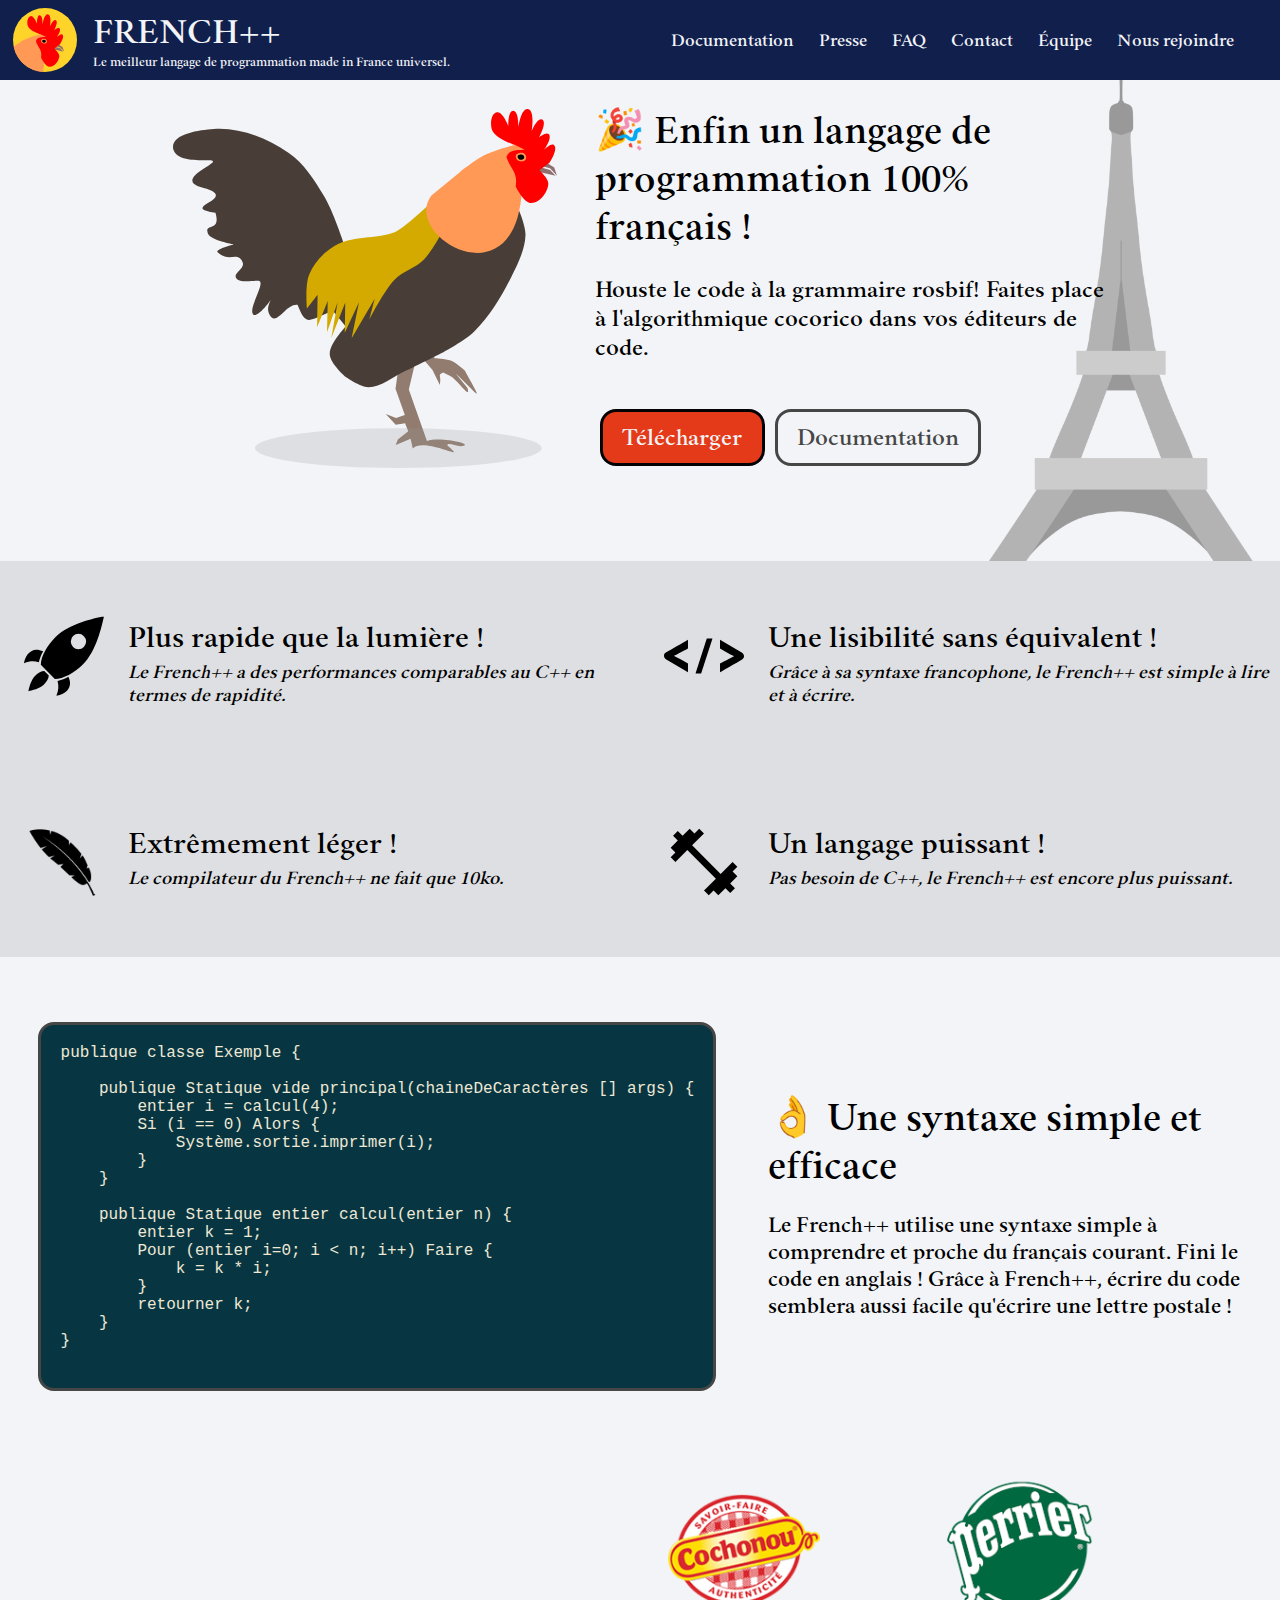
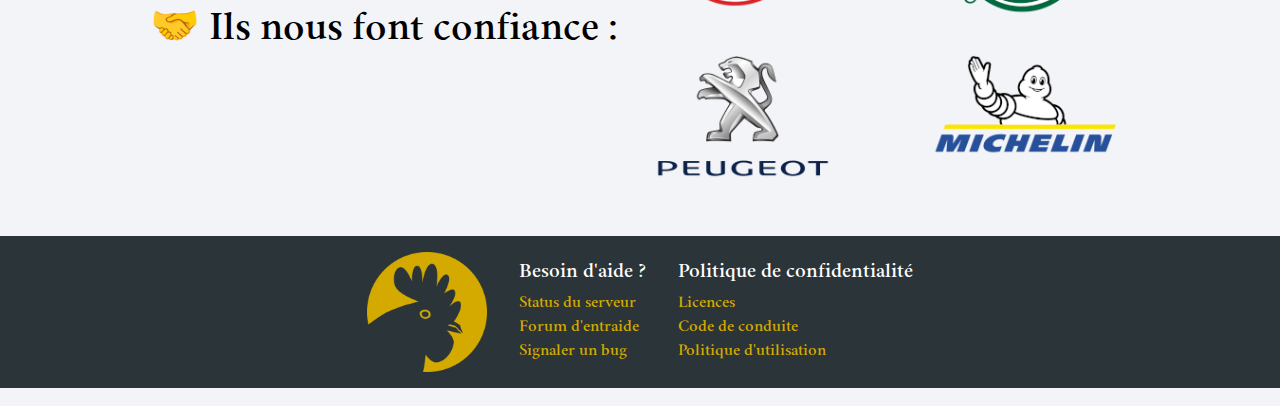
<file: index.html>
<!DOCTYPE html>
<html>
    <head>
        <meta charset="utf-8">
        <meta name="viewport" content="width=device-width, initial-scale=1">
        <link rel="stylesheet" type="text/css" href="css/styles.css">
        <link rel="stylesheet" type="text/css" href="css/index.css">
        <link rel="icon" type="image/svg" href="images/logo.svg"/>
        <title>Accueil – French++</title>
    </head>
    <body>
            <header id=haut>
                <a class=logo href="index.html"><img class="logo" src="images/logo.svg" alt='Le logo'></a>
                <div class=titre>
                    <h1><a id=titre href=./index.html>FRENCH++</a></h1>
                    <p>Le meilleur langage de programmation made in France universel.</p>
                </div>
                <div class="burger"><img src="images/menu.png" alt="Burger" width="30">
                    <div id="menu2">
                        <div><a href="documentation.html">Documentation</a></div>
                        <div><a href="presse.html">Presse</a></div>
                        <div><a href="faq.html">FAQ</a></div>
                        <div><a href="contact.html">Contact</a></div>
                        <div><a href="equipe.html">Équipe</a></div>
                        <div><a href="rejoindre.html">Nous rejoindre</a></div>
                    </div>
                </div>
                <nav class=navbar>
                    <div><a href="documentation.html">Documentation</a></div>
                    <div><a href="presse.html">Presse</a></div>
                    <div><a href="faq.html">FAQ</a></div>
                    <div><a href="contact.html">Contact</a></div>
                    <div><a href="equipe.html">Équipe</a></div>
                    <div><a href="rejoindre.html">Nous rejoindre</a>
                        <div id="submenu">
                            <div><a href="devweb.html">Dev. web</a></div>
                            <div><a href="webdesigner.html">Webdesigner</a></div>
                            <div><a href="devcplusplus.html">Dev. C++</a></div>
                        </div>
                    </div>
                    
                </nav>
            </header>

        <main>
            <div class=banner1>
                <img src="images/coq2.svg" alt='Coq'>
                <section class=text1>
                    <h2>🎉 Enfin un langage de programmation 100% français !</h2>
                    <p>Houste le code à la grammaire rosbif! Faites place à l'algorithmique cocorico dans vos éditeurs de code.</p>
                    <div class=liens>
                        <a class=telechargement href="telechargements.html">Télécharger</a>
                        <a class=documentation href="documentation.html">Documentation</a>
                    </div>
                </section>
            </div>
            <div class=banner2>
                <div>
                    <div>
                        <img src="images/speed.svg" alt='fusée'>
                        <div>
                            <h3>Plus rapide que la lumière !</h3>
                            <p>Le French++ a des performances comparables au C++ en termes de rapidité.</p>
                        </div>
                    </div>
                    <div>
                        <img src="images/code-symboles.svg" alt='code'>
                        <div>
                            <h3>Une lisibilité sans équivalent !</h3>
                            <p>Grâce à sa syntaxe francophone, le French++ est simple à lire et à écrire.</p>
                        </div>
                    </div>
                </div>
                <div>
                    <div>
                        <img src="images/plume.jpg" alt='plume'>
                        <div>
                            <h3>Extrêmement léger !</h3>
                            <p>Le compilateur du French++ ne fait que 10ko.</p>
                        </div>
                    </div>
                    <div>
                        <img src="images/puissant.svg" alt='puissant'>
                        <div>
                            <h3>Un langage puissant !</h3>
                            <p>Pas besoin de C++, le French++ est encore plus puissant.</p>
                        </div>
                    </div>
                </div>
            </div>
            <div class="banner3">
                <pre>
publique classe Exemple {

    publique Statique vide principal(chaineDeCaractères [] args) {
        entier i = calcul(4);
        Si (i == 0) Alors {
            Système.sortie.imprimer(i);
        }
    }

    publique Statique entier calcul(entier n) {
        entier k = 1;
        Pour (entier i=0; i &lt; n; i++) Faire {
            k = k * i;
        }
        retourner k;
    }
}
                </pre>
                <div>
                    <h2>👌 Une syntaxe simple et efficace</h2>
                    <p>
                        Le French++ utilise une syntaxe simple à comprendre et proche du français courant. Fini le code en anglais ! 
                        Grâce à French++, écrire du code semblera aussi facile qu'écrire une lettre postale ! 
                    </p>
                </div>
            </div>
            <div class=banner4>
                <h2>🤝 Ils nous font confiance :</h2>
                <img src="images/marques.png" alt="marques">
            </div>
        </main>
        <footer>
            <div id='flex_footer'>
                <div class='colonne'>
                    <img src="images/logo-footer.png" alt="logo">
                </div>
                <div class='colonne'>
                    <h4>Besoin d'aide ?</h4>
                    <a href="">Status du serveur</a>
                    <a href="">Forum d'entraide</a>
                    <a href="">Signaler un bug</a>
                </div>

                <div class='colonne'>
                    <h4>Politique de confidentialité</h4>
                    <a href="">Licences</a>
                    <a href="">Code de conduite</a>
                    <a href="">Politique d'utilisation</a>
                </div>
            </div>
        </footer>
    </body>
</html>
</file>
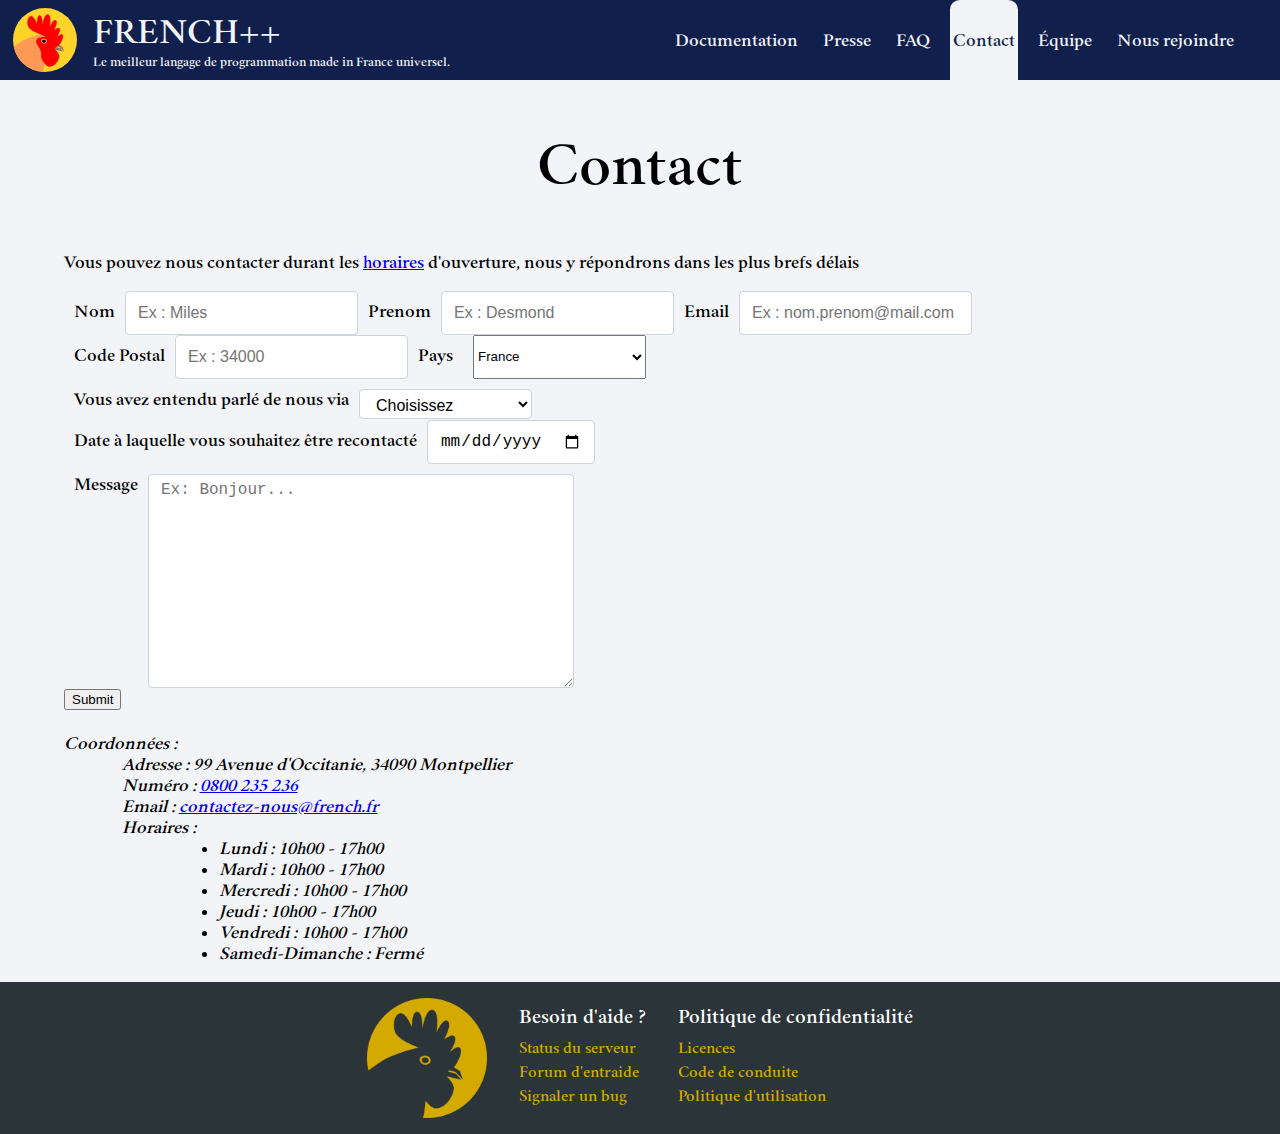
<file: contact.html>
<!DOCTYPE html>
<html>
    <head>
        <meta charset="utf-8">
        <meta name="viewport" content="width=device-width, initial-scale=1">
        <link rel="stylesheet" type="text/css" href="css/styles.css">
        <link rel="stylesheet" type="text/css" href="css/contact.css">
        <link rel="icon" type="image/svg" href="images/logo.svg"/>
        <title>Contact – French++</title>
    </head>
    <body>
        <header id=haut>
            <a class=logo href="index.html"><img class="logo" src="images/logo.svg" alt='Le logo'></a>
            <div class=titre>
                <h1><a id=titre href=./index.html>FRENCH++</a></h1>
                <p>Le meilleur langage de programmation made in France universel.</p>
            </div>
            <div class="burger"><img src="images/menu.png" alt="Burger" width="30">
                <div id="menu2">
                    <div><a href="documentation.html">Documentation</a></div>
                    <div><a href="presse.html">Presse</a></div>
                    <div><a href="faq.html">FAQ</a></div>
                    <div><a href="contact.html">Contact</a></div>
                    <div><a href="equipe.html">Équipe</a></div>
                    <div><a href="rejoindre.html">Nous rejoindre</a></div>
                </div>
            </div>
            <nav class=navbar>
                <div><a href="documentation.html">Documentation</a></div>
                <div><a href="presse.html">Presse</a></div>
                <div><a href="faq.html">FAQ</a></div>
                <div><a href="contact.html">Contact</a></div>
                <div><a href="equipe.html">Équipe</a></div>
                <div><a href="rejoindre.html">Nous rejoindre</a>
                    <div id="submenu">
                        <div><a href="devweb.html">Dev. web</a></div>
                        <div><a href="webdesigner.html">Webdesigner</a></div>
                        <div><a href="devcplusplus.html">Dev. C++</a></div>
                    </div>
                </div>
                
            </nav>
        </header>

        <main>

            <h2>Contact</h2>
            <p>Vous pouvez nous contacter durant les <a href=#horaires>horaires</a> d'ouverture, nous y répondrons dans les plus brefs délais</p>

            <form name="contact" method="POST" action="mailto:equipe@french.fr">

                <div class="formurlaire" id="coords">
                    <label class="form-lab" for="inputNom">Nom</label>
                    <input type="text" name="nom" class="form-champ " id="inputNom" placeholder="Ex : Miles" required=""> 
                    <label class="form-lab" for="inputPrenom">Prenom</label>
                    <input type="text" name="prenom" class="form-champ " id="inputPrenom" placeholder="Ex : Desmond" required="">
                    <label class="form-lab" for="inputEmail">Email</label>
                    <input type="email" name="email" class="form-champ " id="inputEmail" placeholder="Ex : nom.prenom@mail.com" required="">
                </div>

                <div class="formurlaire" id="coords2">
                    <label class="form-lab" for="inputPostal">Code  Postal</label>
                    <input type="number" name="code-postal" class="form-champ " id="inputPostal" placeholder="Ex : 34000" required="">
                    <label class="form-lab" for="pays">Pays</label>
                    <select name="pays" id="pays">
                            <option value="France" selected="selected">France </option>
                
                            <option value="Afghanistan">Afghanistan </option>
                            <option value="Afrique_Centrale">Afrique_Centrale </option>
                            <option value="Afrique_du_sud">Afrique_du_Sud </option>
                            <option value="Albanie">Albanie </option>
                            <option value="Algerie">Algerie </option>
                            <option value="Allemagne">Allemagne </option>
                            <option value="Andorre">Andorre </option>
                            <option value="Angola">Angola </option>
                            <option value="Anguilla">Anguilla </option>
                            <option value="Arabie_Saoudite">Arabie_Saoudite </option>
                            <option value="Argentine">Argentine </option>
                            <option value="Armenie">Armenie </option>
                            <option value="Australie">Australie </option>
                            <option value="Autriche">Autriche </option>
                            <option value="Azerbaidjan">Azerbaidjan </option>
                            
                            <option value="Bahamas">Bahamas </option>
                            <option value="Bangladesh">Bangladesh </option>
                            <option value="Barbade">Barbade </option>
                            <option value="Bahrein">Bahrein </option>
                            <option value="Belgique">Belgique </option>
                            <option value="Belize">Belize </option>
                            <option value="Benin">Benin </option>
                            <option value="Bermudes">Bermudes </option>
                            <option value="Bielorussie">Bielorussie </option>
                            <option value="Bolivie">Bolivie </option>
                            <option value="Botswana">Botswana </option>
                            <option value="Bhoutan">Bhoutan </option>
                            <option value="Boznie_Herzegovine">Boznie_Herzegovine </option>
                            <option value="Bresil">Bresil </option>
                            <option value="Brunei">Brunei </option>
                            <option value="Bulgarie">Bulgarie </option>
                            <option value="Burkina_Faso">Burkina_Faso </option>
                            <option value="Burundi">Burundi </option>
                            
                            <option value="Caiman">Caiman </option>
                            <option value="Cambodge">Cambodge </option>
                            <option value="Cameroun">Cameroun </option>
                            <option value="Canada">Canada </option>
                            <option value="Canaries">Canaries </option>
                            <option value="Cap_vert">Cap_Vert </option>
                            <option value="Chili">Chili </option>
                            <option value="Chine">Chine </option>
                            <option value="Chypre">Chypre </option>
                            <option value="Colombie">Colombie </option>
                            <option value="Comores">Colombie </option>
                            <option value="Congo">Congo </option>
                            <option value="Congo_democratique">Congo_democratique </option>
                            <option value="Cook">Cook </option>
                            <option value="Coree_du_Nord">Coree_du_Nord </option>
                            <option value="Coree_du_Sud">Coree_du_Sud </option>
                            <option value="Costa_Rica">Costa_Rica </option>
                            <option value="Cote_d_Ivoire">Côte_d_Ivoire </option>
                            <option value="Croatie">Croatie </option>
                            <option value="Cuba">Cuba </option>
                            
                            <option value="Danemark">Danemark </option>
                            <option value="Djibouti">Djibouti </option>
                            <option value="Dominique">Dominique </option>
                            
                            <option value="Egypte">Egypte </option>
                            <option value="Emirats_Arabes_Unis">Emirats_Arabes_Unis </option>
                            <option value="Equateur">Equateur </option>
                            <option value="Erythree">Erythree </option>
                            <option value="Espagne">Espagne </option>
                            <option value="Estonie">Estonie </option>
                            <option value="Etats_Unis">Etats_Unis </option>
                            <option value="Ethiopie">Ethiopie </option>
                            
                            <option value="Falkland">Falkland </option>
                            <option value="Feroe">Feroe </option>
                            <option value="Fidji">Fidji </option>
                            <option value="Finlande">Finlande </option>
                            <option value="France">France </option>
                            
                            <option value="Gabon">Gabon </option>
                            <option value="Gambie">Gambie </option>
                            <option value="Georgie">Georgie </option>
                            <option value="Ghana">Ghana </option>
                            <option value="Gibraltar">Gibraltar </option>
                            <option value="Grece">Grece </option>
                            <option value="Grenade">Grenade </option>
                            <option value="Groenland">Groenland </option>
                            <option value="Guadeloupe">Guadeloupe </option>
                            <option value="Guam">Guam </option>
                            <option value="Guatemala">Guatemala</option>
                            <option value="Guernesey">Guernesey </option>
                            <option value="Guinee">Guinee </option>
                            <option value="Guinee_Bissau">Guinee_Bissau </option>
                            <option value="Guinee equatoriale">Guinee_Equatoriale </option>
                            <option value="Guyana">Guyana </option>
                            <option value="Guyane_Francaise ">Guyane_Francaise </option>
                            
                            <option value="Haiti">Haiti </option>
                            <option value="Hawaii">Hawaii </option>
                            <option value="Honduras">Honduras </option>
                            <option value="Hong_Kong">Hong_Kong </option>
                            <option value="Hongrie">Hongrie </option>
                            
                            <option value="Inde">Inde </option>
                            <option value="Indonesie">Indonesie </option>
                            <option value="Iran">Iran </option>
                            <option value="Iraq">Iraq </option>
                            <option value="Irlande">Irlande </option>
                            <option value="Islande">Islande </option>
                            <option value="Israel">Israel </option>
                            <option value="Italie">italie </option>
                            
                            <option value="Jamaique">Jamaique </option>
                            <option value="Jan Mayen">Jan Mayen </option>
                            <option value="Japon">Japon </option>
                            <option value="Jersey">Jersey </option>
                            <option value="Jordanie">Jordanie </option>
                            
                            <option value="Kazakhstan">Kazakhstan </option>
                            <option value="Kenya">Kenya </option>
                            <option value="Kirghizstan">Kirghizistan </option>
                            <option value="Kiribati">Kiribati </option>
                            <option value="Koweit">Koweit </option>
                            
                            <option value="Laos">Laos </option>
                            <option value="Lesotho">Lesotho </option>
                            <option value="Lettonie">Lettonie </option>
                            <option value="Liban">Liban </option>
                            <option value="Liberia">Liberia </option>
                            <option value="Liechtenstein">Liechtenstein </option>
                            <option value="Lituanie">Lituanie </option>
                            <option value="Luxembourg">Luxembourg </option>
                            <option value="Lybie">Lybie </option>
                            
                            <option value="Macao">Macao </option>
                            <option value="Macedoine">Macedoine </option>
                            <option value="Madagascar">Madagascar </option>
                            <option value="Madère">Madère </option>
                            <option value="Malaisie">Malaisie </option>
                            <option value="Malawi">Malawi </option>
                            <option value="Maldives">Maldives </option>
                            <option value="Mali">Mali </option>
                            <option value="Malte">Malte </option>
                            <option value="Man">Man </option>
                            <option value="Mariannes du Nord">Mariannes du Nord </option>
                            <option value="Maroc">Maroc </option>
                            <option value="Marshall">Marshall </option>
                            <option value="Martinique">Martinique </option>
                            <option value="Maurice">Maurice </option>
                            <option value="Mauritanie">Mauritanie </option>
                            <option value="Mayotte">Mayotte </option>
                            <option value="Mexique">Mexique </option>
                            <option value="Micronesie">Micronesie </option>
                            <option value="Midway">Midway </option>
                            <option value="Moldavie">Moldavie </option>
                            <option value="Monaco">Monaco </option>
                            <option value="Mongolie">Mongolie </option>
                            <option value="Montserrat">Montserrat </option>
                            <option value="Mozambique">Mozambique </option>
                            
                            <option value="Namibie">Namibie </option>
                            <option value="Nauru">Nauru </option>
                            <option value="Nepal">Nepal </option>
                            <option value="Nicaragua">Nicaragua </option>
                            <option value="Niger">Niger </option>
                            <option value="Nigeria">Nigeria </option>
                            <option value="Niue">Niue </option>
                            <option value="Norfolk">Norfolk </option>
                            <option value="Norvege">Norvege </option>
                            <option value="Nouvelle_Caledonie">Nouvelle_Caledonie </option>
                            <option value="Nouvelle_Zelande">Nouvelle_Zelande </option>
                            
                            <option value="Oman">Oman </option>
                            <option value="Ouganda">Ouganda </option>
                            <option value="Ouzbekistan">Ouzbekistan </option>
                            
                            <option value="Pakistan">Pakistan </option>
                            <option value="Palau">Palau </option>
                            <option value="Palestine">Palestine </option>
                            <option value="Panama">Panama </option>
                            <option value="Papouasie_Nouvelle_Guinee">Papouasie_Nouvelle_Guinee </option>
                            <option value="Paraguay">Paraguay </option>
                            <option value="Pays_Bas">Pays_Bas </option>
                            <option value="Perou">Perou </option>
                            <option value="Philippines">Philippines </option>
                            <option value="Pologne">Pologne </option>
                            <option value="Polynesie">Polynesie </option>
                            <option value="Porto_Rico">Porto_Rico </option>
                            <option value="Portugal">Portugal </option>
                            
                            <option value="Qatar">Qatar </option>
                            
                            <option value="Republique_Dominicaine">Republique_Dominicaine </option>
                            <option value="Republique_Tcheque">Republique_Tcheque </option>
                            <option value="Reunion">Reunion </option>
                            <option value="Roumanie">Roumanie </option>
                            <option value="Royaume_Uni">Royaume_Uni </option>
                            <option value="Russie">Russie </option>
                            <option value="Rwanda">Rwanda </option>
                            
                            <option value="Sahara Occidental">Sahara Occidental </option>
                            <option value="Sainte_Lucie">Sainte_Lucie </option>
                            <option value="Saint_Marin">Saint_Marin </option>
                            <option value="Salomon">Salomon </option>
                            <option value="Salvador">Salvador </option>
                            <option value="Samoa_Occidentales">Samoa_Occidentales</option>
                            <option value="Samoa_Americaine">Samoa_Americaine </option>
                            <option value="Sao_Tome_et_Principe">Sao_Tome_et_Principe </option>
                            <option value="Senegal">Senegal </option>
                            <option value="Seychelles">Seychelles </option>
                            <option value="Sierra Leone">Sierra Leone </option>
                            <option value="Singapour">Singapour </option>
                            <option value="Slovaquie">Slovaquie </option>
                            <option value="Slovenie">Slovenie</option>
                            <option value="Somalie">Somalie </option>
                            <option value="Soudan">Soudan </option>
                            <option value="Sri_Lanka">Sri_Lanka </option>
                            <option value="Suede">Suede </option>
                            <option value="Suisse">Suisse </option>
                            <option value="Surinam">Surinam </option>
                            <option value="Swaziland">Swaziland </option>
                            <option value="Syrie">Syrie </option>
                            
                            <option value="Tadjikistan">Tadjikistan </option>
                            <option value="Taiwan">Taiwan </option>
                            <option value="Tonga">Tonga </option>
                            <option value="Tanzanie">Tanzanie </option>
                            <option value="Tchad">Tchad </option>
                            <option value="Thailande">Thailande </option>
                            <option value="Tibet">Tibet </option>
                            <option value="Timor_Oriental">Timor_Oriental </option>
                            <option value="Togo">Togo </option>
                            <option value="Trinite_et_Tobago">Trinite_et_Tobago </option>
                            <option value="Tristan da cunha">Tristan de cuncha </option>
                            <option value="Tunisie">Tunisie </option>
                            <option value="Turkmenistan">Turmenistan </option>
                            <option value="Turquie">Turquie </option>
                            
                            <option value="Ukraine">Ukraine </option>
                            <option value="Uruguay">Uruguay </option>
                            
                            <option value="Vanuatu">Vanuatu </option>
                            <option value="Vatican">Vatican </option>
                            <option value="Venezuela">Venezuela </option>
                            <option value="Vierges_Americaines">Vierges_Americaines </option>
                            <option value="Vierges_Britanniques">Vierges_Britanniques </option>
                            <option value="Vietnam">Vietnam </option>
                            
                            <option value="Wake">Wake </option>
                            <option value="Wallis et Futuma">Wallis et Futuma </option>
                            
                            <option value="Yemen">Yemen </option>
                            
                            <option value="Zambie">Zambie </option>
                            <option value="Zimbabwe">Zimbabwe </option>
                    </select>
                </div>

                <div class="formurlaire" id="question">
                    <label class="form-lab" for="inputquestion">Vous avez entendu parlé de nous via </label>
                    <select name="via" class="form-champ" id="inputquestion">
                        <option value="Choisissez" selected="selected">Choisissez</option>
                        <option value="Reseaux Sociaux">Reseaux Sociaux</option>
                        <option value="Television">Television</option>
                        <option value="Les Journaux">Les Journaux</option>
                        <option value="Internet en general">Internet en general</option>
                        <option value="Autres ">Autres </option>
                    </select>
                </div>

                <div class="formulaire" id="date">
                    <label class="form-lab" for="inputDate">Date à laquelle vous souhaitez être recontacté</label>
                    <input type="date" name="date" class="form-champ" id="inputDate">
                </div>

                <div class="formurlaire" id="message">
                    <label class="form-lab" for="inputMessage">Message</label>
                    <textarea name="message" class="form-champ" id="inputMessage" rows="5" placeholder="Ex: Bonjour..." required=""></textarea>
                </div>               
                <input type="submit">

            </form>
        
            <div class="coord">
                <address>Coordonnées :
                    <span>Adresse : 99 Avenue d'Occitanie, 34090 Montpellier</span>
                    <span>Numéro : <a href="tel:+33800235236">0800 235 236</a></span>
                    <span>Email : <a href="mailto:nullepart@mozilla.org">contactez-nous@french.fr</a></span>
                    <span id="horaires">Horaires :</span>
                    <ul>
                        <li>Lundi : 10h00 - 17h00 </li>
                        <li>Mardi : 10h00 - 17h00 </li>
                        <li>Mercredi : 10h00 - 17h00 </li>
                        <li>Jeudi : 10h00 - 17h00 </li>
                        <li>Vendredi : 10h00 - 17h00 </li>
                        <li>Samedi-Dimanche : Fermé</li> 
                    </ul>
                </address>
            </div>
            
        </main>
        
        <footer>
            <div id='flex_footer'>
                <div class='colonne'>
                    <img src="images/logo-footer.png" alt="logo">
                </div>
                <div class='colonne'>
                    <h4>Besoin d'aide ?</h4>
                    <a href="">Status du serveur</a>
                    <a href="">Forum d'entraide</a>
                    <a href="">Signaler un bug</a>
                </div>

                <div class='colonne'>
                    <h4>Politique de confidentialité</h4>
                    <a href="">Licences</a>
                    <a href="">Code de conduite</a>
                    <a href="">Politique d'utilisation</a>
                </div>

            </div>
        </footer>
    </body>
</html>
</file>
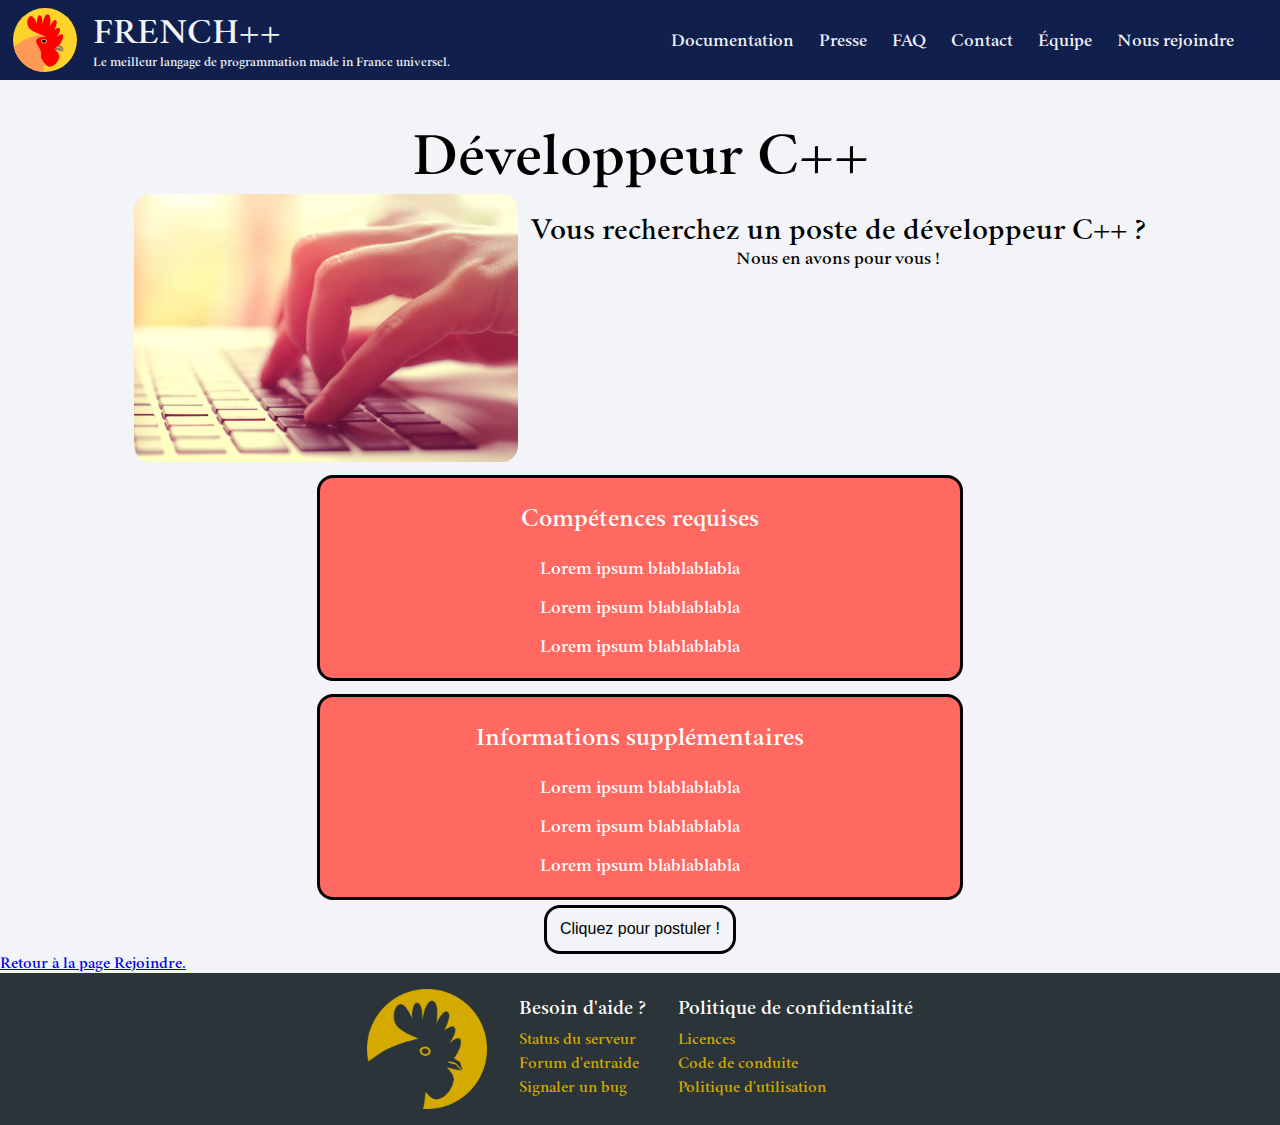
<file: devcplusplus.html>
<!DOCTYPE html>
<html>
    <head>
        <meta charset="utf-8">
        <meta name="viewport" content="width=device-width, initial-scale=1">
        <link rel="stylesheet" type="text/css" href="css/styles.css">
        <link rel="stylesheet" type="text/css" href="css/devcplusplus.css">
        <link rel="icon" type="image/svg" href="images/logo.svg"/>
        <title>Développeur C++ – French++</title>
    </head>
    <body>
        <header id=haut>
            <a class=logo href="index.html"><img class="logo" src="images/logo.svg" alt='Le logo'></a>
            <div class=titre>
                <h1><a id=titre href=./index.html>FRENCH++</a></h1>
                <p>Le meilleur langage de programmation made in France universel.</p>
            </div>
            <div class="burger"><img src="images/menu.png" alt="Burger" width="30">
                <div id="menu2">
                    <div><a href="documentation.html">Documentation</a></div>
                    <div><a href="presse.html">Presse</a></div>
                    <div><a href="faq.html">FAQ</a></div>
                    <div><a href="contact.html">Contact</a></div>
                    <div><a href="equipe.html">Équipe</a></div>
                    <div><a href="rejoindre.html">Nous rejoindre</a></div>
                </div>
            </div>
            <nav class=navbar>
                <div><a href="documentation.html">Documentation</a></div>
                <div><a href="presse.html">Presse</a></div>
                <div><a href="faq.html">FAQ</a></div>
                <div><a href="contact.html">Contact</a></div>
                <div><a href="equipe.html">Équipe</a></div>
                <div><a href="rejoindre.html">Nous rejoindre</a>
                    <div id="submenu">
                        <div><a href="devweb.html">Dev. web</a></div>
                        <div><a href="webdesigner.html">Webdesigner</a></div>
                        <div><a href="devcplusplus.html">Dev. C++</a></div>
                    </div>
                </div>
                
            </nav>
        </header>
        <h1>Développeur C++</h1>
        <div class="devcplusplus" >
            <img src="images/devcplusplus.jpg" alt="Offre dev C++">
            <div class="metiers">
                <p><span>Vous recherchez un poste de développeur C++ ?</span> Nous en avons pour vous !</p>
            </div>
        </div> 
        <div class='requis'>
            <p style='font-size: 25px;'>Compétences requises</p>
            <p>Lorem ipsum blablablabla</p>
            <p>Lorem ipsum blablablabla</p>
            <p>Lorem ipsum blablablabla</p>
        </div>
        <div class='requis'>
            <p style='font-size: 25px;'>Informations supplémentaires</p>
            <p>Lorem ipsum blablablabla</p>
            <p>Lorem ipsum blablablabla</p>
            <p>Lorem ipsum blablablabla</p>
        </div>

        <input type="submit" value="Cliquez pour postuler !">
        <a href='rejoindre.html'>Retour à la page Rejoindre.</a>

        <footer>
            <div id='flex_footer'>
                <div class='colonne'>
                    <img src="images/logo-footer.png" alt="logo">
                </div>
                <div class='colonne'>
                    <h4>Besoin d'aide ?</h4>
                    <a href="">Status du serveur</a>
                    <a href="">Forum d'entraide</a>
                    <a href="">Signaler un bug</a>
                </div>
                <div class='colonne'>
                    <h4>Politique de confidentialité</h4>
                    <a href="">Licences</a>
                    <a href="">Code de conduite</a>
                    <a href="">Politique d'utilisation</a>
                </div>
            </div>
        </footer>

    </body>
</html>
</file>
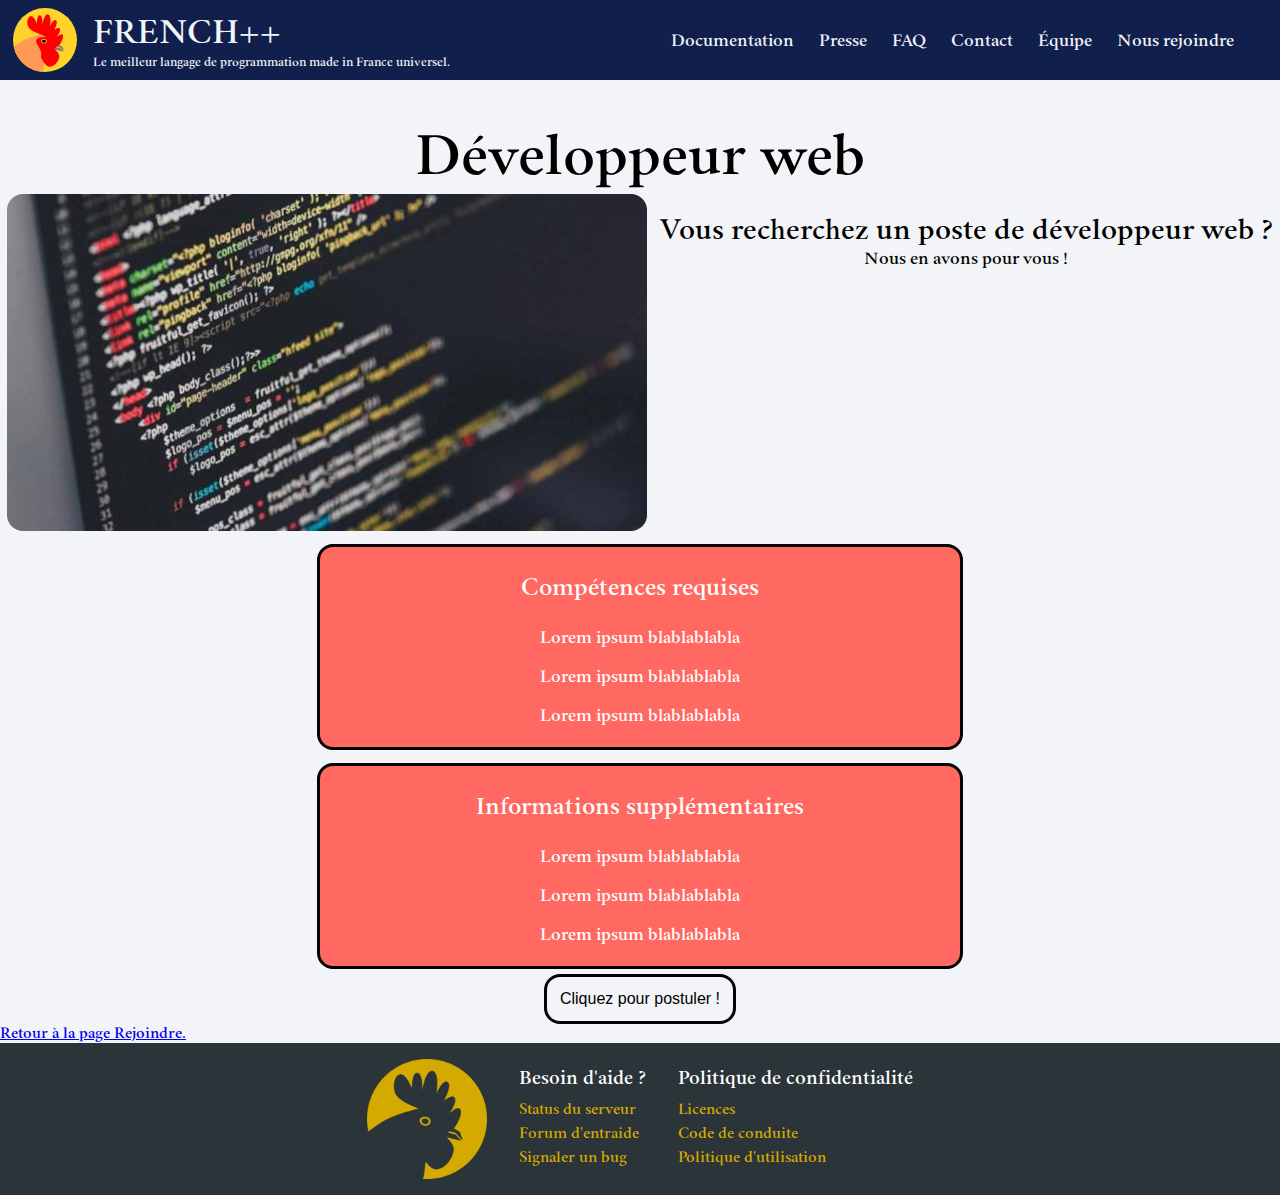
<file: devweb.html>
<!DOCTYPE html>
<html>
    <head>
        <meta charset="utf-8">
        <meta name="viewport" content="width=device-width, initial-scale=1">
        <link rel="stylesheet" type="text/css" href="css/styles.css">
        <link rel="stylesheet" type="text/css" href="css/devweb.css">
        <link rel="icon" type="image/svg" href="images/logo.svg"/>
        <title>Développeur web – French++</title>
    </head>
    <body>
        <header id=haut>
            <a class=logo href="index.html"><img class="logo" src="images/logo.svg" alt='Le logo'></a>
            <div class=titre>
                <h1><a id=titre href=./index.html>FRENCH++</a></h1>
                <p>Le meilleur langage de programmation made in France universel.</p>
            </div>
            <div class="burger"><img src="images/menu.png" alt="Burger" width="30">
                <div id="menu2">
                    <div><a href="documentation.html">Documentation</a></div>
                    <div><a href="presse.html">Presse</a></div>
                    <div><a href="faq.html">FAQ</a></div>
                    <div><a href="contact.html">Contact</a></div>
                    <div><a href="equipe.html">Équipe</a></div>
                    <div><a href="rejoindre.html">Nous rejoindre</a></div>
                </div>
            </div>
            <nav class=navbar>
                <div><a href="documentation.html">Documentation</a></div>
                <div><a href="presse.html">Presse</a></div>
                <div><a href="faq.html">FAQ</a></div>
                <div><a href="contact.html">Contact</a></div>
                <div><a href="equipe.html">Équipe</a></div>
                <div><a href="rejoindre.html">Nous rejoindre</a>
                    <div id="submenu">
                        <div><a href="devweb.html">Dev. web</a></div>
                        <div><a href="webdesigner.html">Webdesigner</a></div>
                        <div><a href="devcplusplus.html">Dev. C++</a></div>
                    </div>
                </div>
                
            </nav>
        </header>
        <h1>Développeur web</h1>
        <div class="dev_web" >
            <img src="images/developpeur-web.jpg" alt="Offre dev_web">
            <div class="metiers">
                <p><span>Vous recherchez un poste de développeur web ?</span> Nous en avons pour vous !</p>
            </div>
        </div> 
        <div class='requis'>
            <p style='font-size: 25px;'>Compétences requises</p>
            <p>Lorem ipsum blablablabla</p>
            <p>Lorem ipsum blablablabla</p>
            <p>Lorem ipsum blablablabla</p>
        </div>
        <div class='requis'>
            <p style='font-size: 25px;'>Informations supplémentaires</p>
            <p>Lorem ipsum blablablabla</p>
            <p>Lorem ipsum blablablabla</p>
            <p>Lorem ipsum blablablabla</p>
        </div>

        <input type="submit" value="Cliquez pour postuler !">

        <a href='rejoindre.html'>Retour à la page Rejoindre.</a>

        <footer>
            <div id='flex_footer'>
                <div class='colonne'>
                    <img src="images/logo-footer.png" alt="logo">
                </div>
                <div class='colonne'>
                    <h4>Besoin d'aide ?</h4>
                    <a href="">Status du serveur</a>
                    <a href="">Forum d'entraide</a>
                    <a href="">Signaler un bug</a>
                </div>
                <div class='colonne'>
                    <h4>Politique de confidentialité</h4>
                    <a href="">Licences</a>
                    <a href="">Code de conduite</a>
                    <a href="">Politique d'utilisation</a>
                </div>
            </div>
        </footer>

    </body>
</html>
</file>
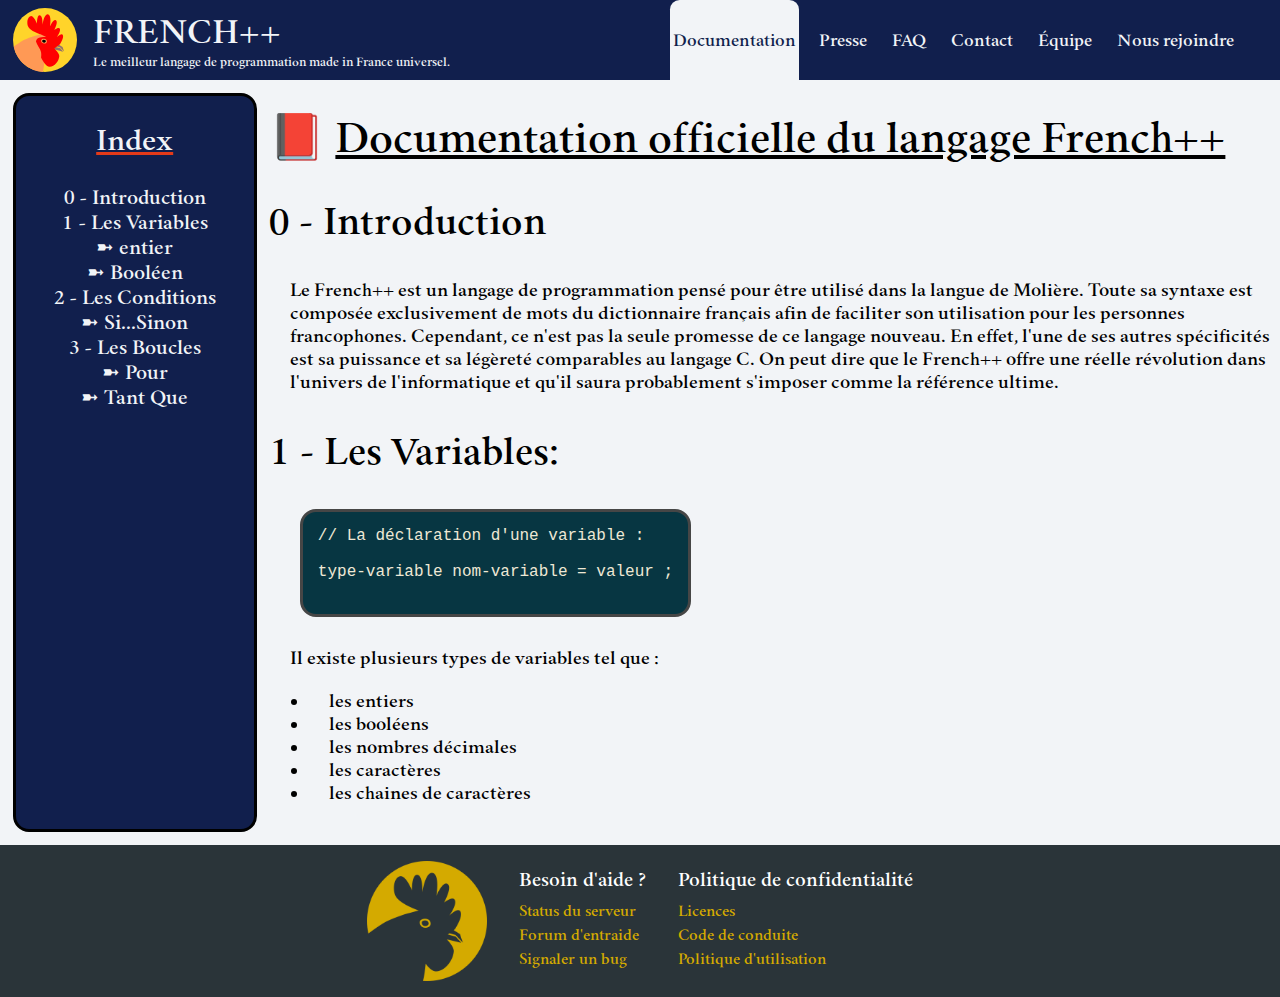
<file: documentation.html>
<!DOCTYPE html>
<html>
    <head>
        <meta charset="utf-8">
        <meta name="viewport" content="width=device-width, initial-scale=1">
        <link rel="stylesheet" type="text/css" href="css/styles.css">
        <link rel="stylesheet" type="text/css" href="css/documentation.css">
        <link rel="icon" type="image/svg" href="images/logo.svg"/>
        <title>Documentation – French++</title>
    </head>
    <body>
        <header id=haut>
            <a class=logo href="index.html"><img class="logo" src="images/logo.svg" alt='Le logo'></a>
            <div class=titre>
                <h1><a id=titre href=./index.html>FRENCH++</a></h1>
                <p>Le meilleur langage de programmation made in France universel.</p>
            </div>
            <div class="burger"><img src="images/menu.png" alt="Burger" width="30">
                <div id="menu2">
                    <div><a href="documentation.html">Documentation</a></div>
                    <div><a href="presse.html">Presse</a></div>
                    <div><a href="faq.html">FAQ</a></div>
                    <div><a href="contact.html">Contact</a></div>
                    <div><a href="equipe.html">Équipe</a></div>
                    <div><a href="rejoindre.html">Nous rejoindre</a></div>
                </div>
            </div>
            <nav class=navbar>
                <div><a href="documentation.html">Documentation</a></div>
                <div><a href="presse.html">Presse</a></div>
                <div><a href="faq.html">FAQ</a></div>
                <div><a href="contact.html">Contact</a></div>
                <div><a href="equipe.html">Équipe</a></div>
                <div><a href="rejoindre.html">Nous rejoindre</a>
                    <div id="submenu">
                        <div><a href="devweb.html">Dev. web</a></div>
                        <div><a href="webdesigner.html">Webdesigner</a></div>
                        <div><a href="devcplusplus.html">Dev. C++</a></div>
                    </div>
                </div>
                
            </nav>
        </header>

        <main>
            <nav class=navdoc>
                <h2>Index</h2>
                <a href=#Introduction>0 - Introduction</a>
                <a href=#Variables>1 - Les Variables</a>
                <a href=#entier> ➼ entier</a>
                <a href=#booleen> ➼ Booléen</a>
                <a href=#Conditions>2 - Les Conditions</a>
                <a href=#Si...Sinon> ➼ Si...Sinon</a>
                <a href=#Boucles>3 - Les Boucles</a>
                <a href=#Pour> ➼ Pour</a>
                <a href=#TantQue> ➼ Tant Que</a>
            </nav>
            <div class=documentation>
                <h1>📕 <u>Documentation officielle du langage French++</u></h1>
                <h2 id=Introduction>0 - Introduction</h2>
                <p>
                    Le French++ est un langage de programmation pensé pour être utilisé dans la langue de Molière. 
                    Toute sa syntaxe est composée exclusivement de mots du dictionnaire français afin de faciliter
                    son utilisation pour les personnes francophones. Cependant, ce n'est pas la seule promesse de ce
                    langage nouveau. En effet, l'une de ses autres spécificités est sa puissance et sa légèreté comparables
                    au langage C. On peut dire que le French++ offre une réelle révolution dans l'univers de l'informatique
                    et qu'il saura probablement s'imposer comme la référence ultime.
                </p>
                <h2 id=Variables>1 - Les Variables: </h2>
                <pre>
// La déclaration d'une variable :

type-variable nom-variable = valeur ;
                </pre>
                <p>Il existe plusieurs types de variables tel que :</p> 
                <ul>
                    <li>les entiers </li>
                    <li>les booléens </li>
                    <li>les nombres décimales</li>
                    <li>les caractères </li>
                    <li>les chaines de caractères</li>
                </ul>

                <h3 id=entier>• Entier</h3>
                <pre>
// EXEMPLE:

entier x = 0;
entier y = 1 + 3;
entier z = x + y;
                </pre>
                <h3 id=booleen>• Booléen</h3>
                <pre>
// EXEMPLE:

booléen x = vrai;
booléen y = faux;
                </pre>
                <h2 id=Conditions>2 - Les Conditions: </h2>
                <h3 id=Si...Sinon>• Si...Sinon</h3>
                <pre>
// Si la condition est vrai alors

Si ( condition ) Alors {  
    bloc d'instruction
}   </pre>
                <pre>
// EXEMPLE 1: 

Si (pluie == vrai) Alors {
    ...
}

// EXEMPLE 2: 

Si (pluie == faux) Alors {
    ...
} Sinon {
    ...
}
                </pre>
                <h2 id=Boucles>3 - Les Boucles: </h2>
                <h3 id=Pour>• Pour</h3>
                <pre>
Pour (initialisation; intervalle à parcourir; incrémentation) Faire {
    bloc d'instruction
}                </pre>
                <pre>
// EXEMPLE: 

Pour (entier x = 0; x &lt; 3; x++) Faire {
    ...
}
                </pre>
                <h3 id=TantQue>• Tant Que</h3> 
                <pre>
TantQue ( condition ) Faire {
    Bloc d'instruction
}               </pre>
                <pre>
// EXEMPLE: 

TantQue (x &lt; 3) Faire {
    ...
}
                </pre>
            </div>
        </main>
        <footer>
            <div id='flex_footer'>
                <div class='colonne'>
                    <img src="images/logo-footer.png" alt="logo">
                </div>
                <div class='colonne'>
                    <h4>Besoin d'aide ?</h4>
                    <a href="">Status du serveur</a>
                    <a href="">Forum d'entraide</a>
                    <a href="">Signaler un bug</a>
                </div>
                <div class='colonne'>
                    <h4>Politique de confidentialité</h4>
                    <a href="">Licences</a>
                    <a href="">Code de conduite</a>
                    <a href="">Politique d'utilisation</a>
                </div>
            </div>
        </footer>
    </body>
</html>
</file>
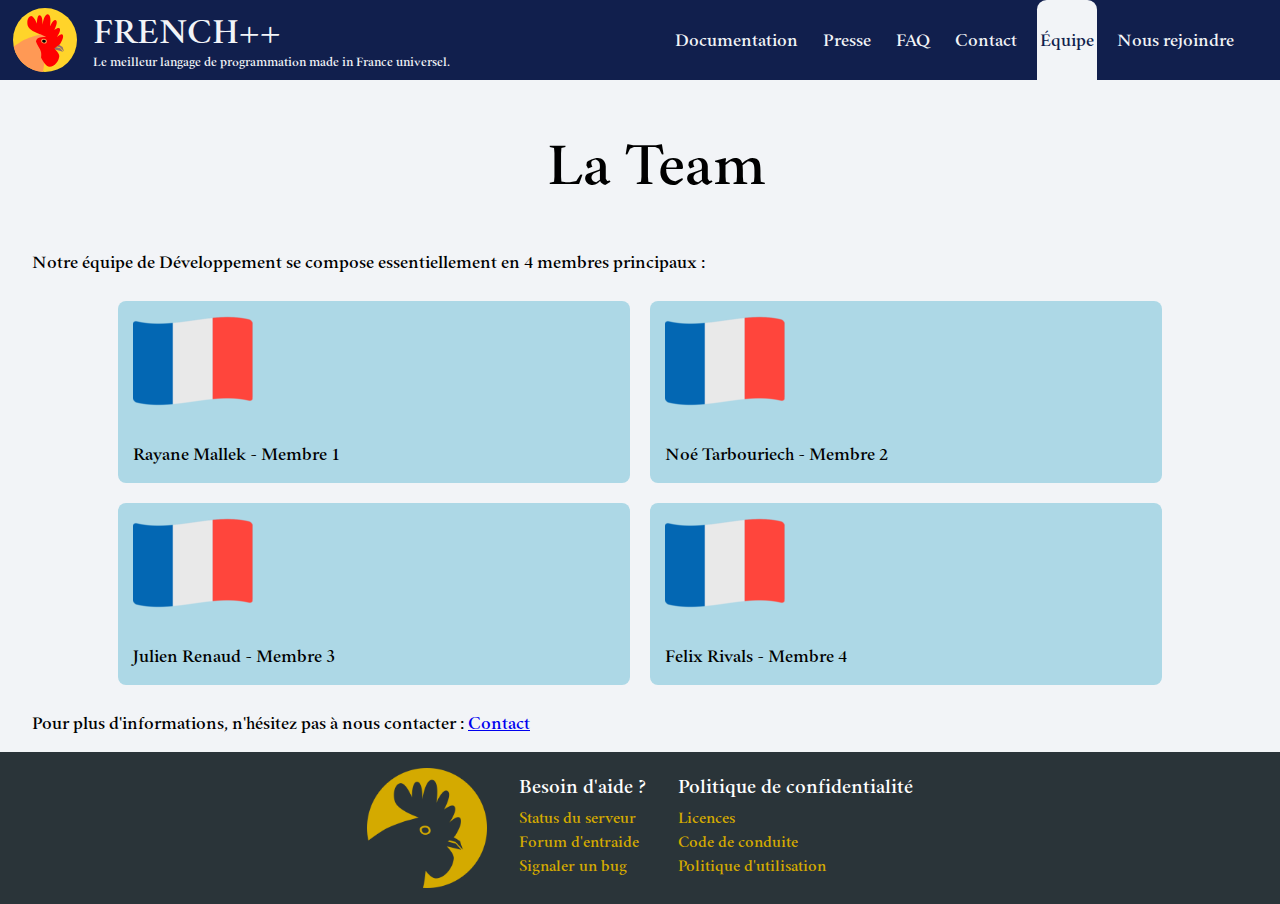
<file: equipe.html>
<!DOCTYPE html>
<html>
    <head>
        <meta charset="utf-8">
        <meta name="viewport" content="width=device-width, initial-scale=1">
        <link rel="stylesheet" type="text/css" href="css/styles.css">
        <link rel="stylesheet" type="text/css" href="css/equipe.css">
        <link rel="icon" type="image/svg" href="images/logo.svg"/>
        <title>Équipe – French++</title>
    </head>
    <body>
        <header id=haut>
            <a class=logo href="index.html"><img class="logo" src="images/logo.svg" alt='Le logo'></a>
            <div class=titre>
                <h1><a id=titre href=./index.html>FRENCH++</a></h1>
                <p>Le meilleur langage de programmation made in France universel.</p>
            </div>
            <div class="burger"><img src="images/menu.png" alt="Burger" width="30">
                <div id="menu2">
                    <div><a href="documentation.html">Documentation</a></div>
                    <div><a href="presse.html">Presse</a></div>
                    <div><a href="faq.html">FAQ</a></div>
                    <div><a href="contact.html">Contact</a></div>
                    <div><a href="equipe.html">Équipe</a></div>
                    <div><a href="rejoindre.html">Nous rejoindre</a></div>
                </div>
            </div>
            <nav class=navbar>
                <div><a href="documentation.html">Documentation</a></div>
                <div><a href="presse.html">Presse</a></div>
                <div><a href="faq.html">FAQ</a></div>
                <div><a href="contact.html">Contact</a></div>
                <div><a href="equipe.html">Équipe</a></div>
                <div><a href="rejoindre.html">Nous rejoindre</a>
                    <div id="submenu">
                        <div><a href="devweb.html">Dev. web</a></div>
                        <div><a href="webdesigner.html">Webdesigner</a></div>
                        <div><a href="devcplusplus.html">Dev. C++</a></div>
                    </div>
                </div>      
            </nav>
        </header>     

		<main>
			<h2>La Team</h2>
			<p>Notre équipe de Développement se compose essentiellement en 4 membres principaux : </p>
			
			<div class="group_membre1">
                
				<div class="membre" id=i1>
					<img id="img1" src="images/france.png" alt="photo-membre">
					<p>Rayane Mallek - Membre 1</p>
					<ul class="des">
                        <li> Co-Fondateur de French++</li>
                        <li> Responsable de la philosophie du langage</li>
                        <li> Master en Informatique</li>
                        <li> Coordonnées :  <ul>
                                                <li>Numéro : <a href="tel:+33800235236">0800 235 236</a> </li>
                                                <li>Email : <a href="mailto:nullepart@mozilla.org">rayane.mallek@french.fr</a></li>
                                            </ul>
                        </li>
					</ul>
				</div>
			
				<div class="membre" id=i2>
					<img id="img2" src="images/france.png" alt="photo-membre">
                    <p>Noé Tarbouriech - Membre 2</p>
                    <ul class="des">
                        <li> Co-Développeur de French++</li>
                        <li> Responsable du compilateur du langage</li>
                        <li> Diplomé d'une Ecole de Polytechnique</li>
						<li> Coordonnées :  <ul>
                                                <li>Numéro : <a href="tel:+33800235236">0800 235 236</a> </li>
                                                <li>Email : <a href="mailto:nullepart@mozilla.org">noe.tarbouriech@french.fr</a></li>
                                            </ul>
                        </li>
					</ul>	
                </div>
                
            </div>
            
            <div class="group_membre1">
				
			    <div class="membre" id=i3>
					<img id="img3" src="images/france.png" alt="photo-membre">
                    <p>Julien Renaud - Membre 3</p>
                    <ul class="des">
                        <li> Directeur Artistique</li>
                        <li> Responsable de la Syntaxe et des Règles de French++</li>
                        <li> Bac+4 </li>
						<li> Coordonnées :  <ul>
                                                <li>Numéro : <a href="tel:+33800235236">0800 235 236</a> </li>
                                                <li>Email : <a href="mailto:nullepart@mozilla.org">julien.renaud@french.fr</a></li>
                                            </ul>
                        </li>
					</ul>
			    </div>

			    <div class="membre" id=i4>
					<img id="img4" src="images/france.png" alt="photo-membre">
                    <p>Felix Rivals - Membre 4</p>
                    <ul class="des">
                        <li> Developpeur en générale</li>
                        <li> Responsable du développement de l'IDE</li>
                        <li> Diplomé d'un DUT informatique avec Licence Professionnelle</li>
                        <li> Coordonnées :  <ul>
                                                <li>Numéro : <a href="tel:+33800235236">0800 235 236</a> </li>
                                                <li>Email : <a href="mailto:nullepart@mozilla.org">felix.rivals@french.fr</a></li>
                                            </ul>
                        </li>
					</ul>
				</div>
				
            </div>

            <p>Pour plus d'informations, n'hésitez pas à nous contacter : <a href="contact.html">Contact</a></p>

		</main>

		<footer>
            <div id='flex_footer'>
                <div class='colonne'>
                    <img src="images/logo-footer.png" alt="logo">
                </div>
                <div class='colonne'>
                    <h4>Besoin d'aide ?</h4>
                    <a href="">Status du serveur</a>
                    <a href="">Forum d'entraide</a>
                    <a href="">Signaler un bug</a>
                </div>
                <div class='colonne'>
                    <h4>Politique de confidentialité</h4>
                    <a href="">Licences</a>
                    <a href="">Code de conduite</a>
                    <a href="">Politique d'utilisation</a>
                </div>
            </div>
        </footer>
	</body>
</html>
</file>
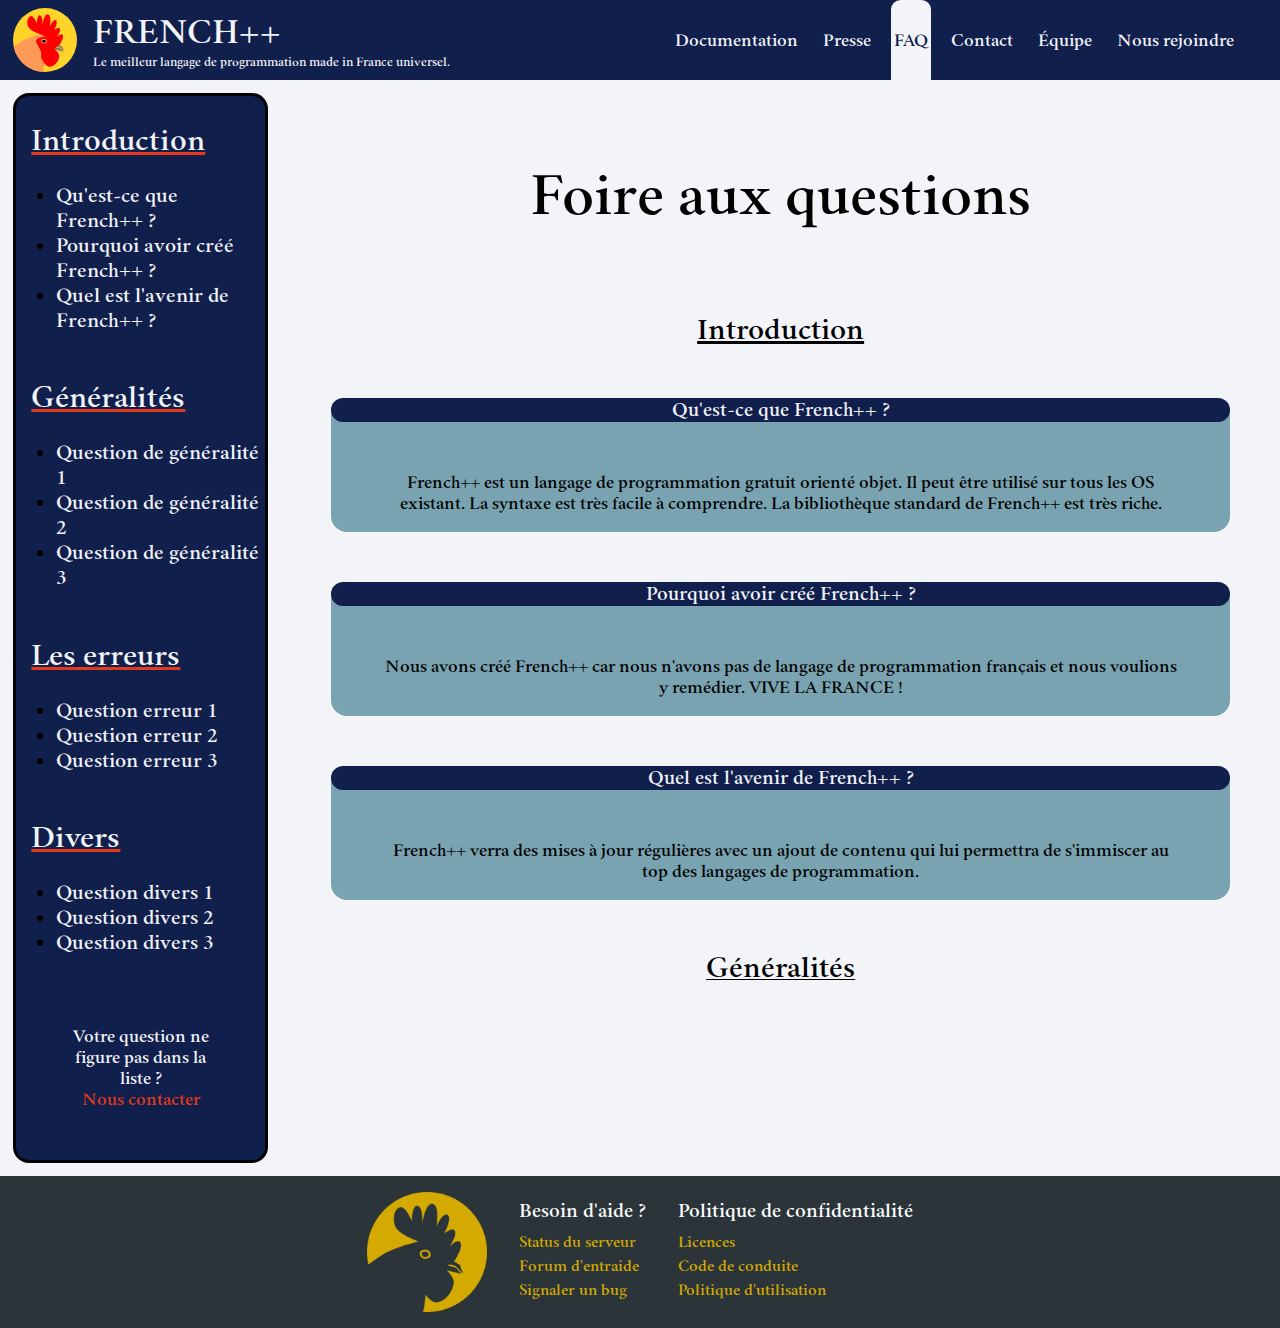
<file: faq.html>
<!DOCTYPE html>
<html>
    <head>
        <meta charset="utf-8">
        <meta name="viewport" content="width=device-width, initial-scale=1">
        <link rel="stylesheet" type="text/css" href="css/styles.css">
        <link rel="stylesheet" type="text/css" href="css/faq.css">
        <link rel="icon" type="image/svg" href="images/logo.svg"/>
        <title>FAQ – French++</title>
    </head>
    <body>
        <header id=haut>
            <a class=logo href="index.html"><img class="logo" src="images/logo.svg" alt='Le logo'></a>
            <div class=titre>
                <h1><a id=titre href=./index.html>FRENCH++</a></h1>
                <p>Le meilleur langage de programmation made in France universel.</p>
            </div>
            <div class="burger"><img src="images/menu.png" alt="Burger" width="30">
                <div id="menu2">
                    <div><a href="documentation.html">Documentation</a></div>
                    <div><a href="presse.html">Presse</a></div>
                    <div><a href="faq.html">FAQ</a></div>
                    <div><a href="contact.html">Contact</a></div>
                    <div><a href="equipe.html">Équipe</a></div>
                    <div><a href="rejoindre.html">Nous rejoindre</a></div>
                </div>
            </div>
            <nav class=navbar>
                <div><a href="documentation.html">Documentation</a></div>
                <div><a href="presse.html">Presse</a></div>
                <div><a href="faq.html">FAQ</a></div>
                <div><a href="contact.html">Contact</a></div>
                <div><a href="equipe.html">Équipe</a></div>
                <div><a href="rejoindre.html">Nous rejoindre</a>
                    <div id="submenu">
                        <div><a href="devweb.html">Dev. web</a></div>
                        <div><a href="webdesigner.html">Webdesigner</a></div>
                        <div><a href="devcplusplus.html">Dev. C++</a></div>
                    </div>
                </div>
                
            </nav>
        </header>
        
        <main>
            <nav class="lst_q" aria-label="navigation">
                <h2>Introduction</h2>
                    <ul class="categ_q">
                        <li><a href="#q1">Qu'est-ce que French++ ?</a></li>
                        <li><a href="#q2">Pourquoi avoir créé French++ ?</a></li>
                        <li><a href="#q3">Quel est l'avenir de French++ ?</a></li>
                    </ul>

                <h2>Généralités</h2>
                    <ul class="categ_q">
                        <li><a href="#q4">Question de généralité 1</a></li>
                        <li><a href="#q5">Question de généralité 2</a></li>
                        <li><a href="#q6">Question de généralité 3</a></li>
                    </ul>

                <h2>Les erreurs</h2>
                    <ul class="categ_q">
                        <li><a href="#q7">Question erreur 1</a></li>
                        <li><a href="#q8">Question erreur 2</a></li>
                        <li><a href="#q9">Question erreur 3</a></li>
                    </ul>

                <h2>Divers</h2>
                    <ul class="categ_q">
                        <li><a href="#q10">Question divers 1</a></li>
                        <li><a href="#q11">Question divers 2</a></li>
                        <li><a href="#q12">Question divers 3</a></li>
                    </ul>


                <p>Votre question ne figure pas dans la liste ?
                    <br> 
                    <a href="contact.html">Nous contacter</a></p>
            </nav>
            <div class="z_rep">

                <h1 class="titre_faq">Foire aux questions</h1>

                <h2>Introduction</h2>

                <div class="q_rep" id="q1">
                    <h3>Qu'est-ce que French++ ?</h3>
                    <p>French++ est un langage de programmation gratuit orienté objet. Il peut être utilisé sur tous les OS existant. La syntaxe est très facile à comprendre. La bibliothèque standard de French++ est très riche.</p>
                
                </div>

                <div class="q_rep" id="q2">
                    <h3>Pourquoi avoir créé French++ ?</h3>
                    <p>Nous avons créé French++ car nous n'avons pas de langage de programmation français et nous voulions y remédier. VIVE LA FRANCE !</p>
                    
                </div>

                <div class="q_rep" id="q3">
                    <h3>Quel est l'avenir de French++ ?</h3>
                    <p>French++ verra des mises à jour régulières avec un ajout de contenu qui lui permettra de s'immiscer au top des langages de programmation.</p>
                    
                </div>

                <h2>Généralités</h2>

                <div class="q_rep" id="q4">
                    <h3>Question de généralité 1</h3>
                    <p>blablablablablablablablabla blablablablablablablablablablabla blabl</p>
                
                </div>

                <div class="q_rep" id="q5">
                    <h3>Question de généralité 2</h3>
                    <p>blablablablablablablabla blablablablablablablablablablablabla blabl</p>
                    
                </div>

                <div class="q_rep" id="q6">
                    <h3>Question de généralité 3</h3>
                    <p>blablablablablablablabla blablablablablablablablablablabla blablabl</p>
                    
                </div>

                <h2>Les erreurs</h2>

                <div class="q_rep" id="q7">
                    <h3>Question erreur 1</h3>
                    <p>blablablablablablablabla blablablablablablablablabla blablablablabl</p>
                
                </div>

                <div class="q_rep" id="q8">
                    <h3>Question erreur 2</h3>
                    <p>blablablablablabla blablablablablablablablabla blablablablablablabl</p>
                    
                </div>

                <div class="q_rep" id="q9">
                    <h3>Question erreur 3</h3>
                    <p>blablablablabla blablablablablablablablablablabla blablablablablabl</p>
                    
                </div>
                
                <h2>Divers</h2>

                <div class="q_rep" id="q10">
                    <h3>Question divers 1</h3>
                    <p>blablablabla blablablablablablablablablablabl ablablablablablablabl</p>
                
                </div>

                <div class="q_rep" id="q11">
                    <h3>Question divers 2</h3>
                    <p>blablablablablablablablab lablablablablablablablab lablablablablabl</p>
                    
                </div>

                <div class="q_rep" id="q12">
                    <h3>Question divers 3</h3> 
                    <p>blablablablablablab lablablablablablablablablab lablablablablablabl</p>
                    
                </div>
            </div>
            
        </main>
        
        <footer>
            <div id='flex_footer'>
                <div class='colonne'>
                    <img src="images/logo-footer.png" alt="logo">
                </div>
                <div class='colonne'>
                    <h4>Besoin d'aide ?</h4>
                    <a href="">Status du serveur</a>
                    <a href="">Forum d'entraide</a>
                    <a href="">Signaler un bug</a>
                </div>
                <div class='colonne'>
                    <h4>Politique de confidentialité</h4>
                    <a href="">Licences</a>
                    <a href="">Code de conduite</a>
                    <a href="">Politique d'utilisation</a>
                </div>
            </div>
        </footer>
    </body>
</html>
</file>
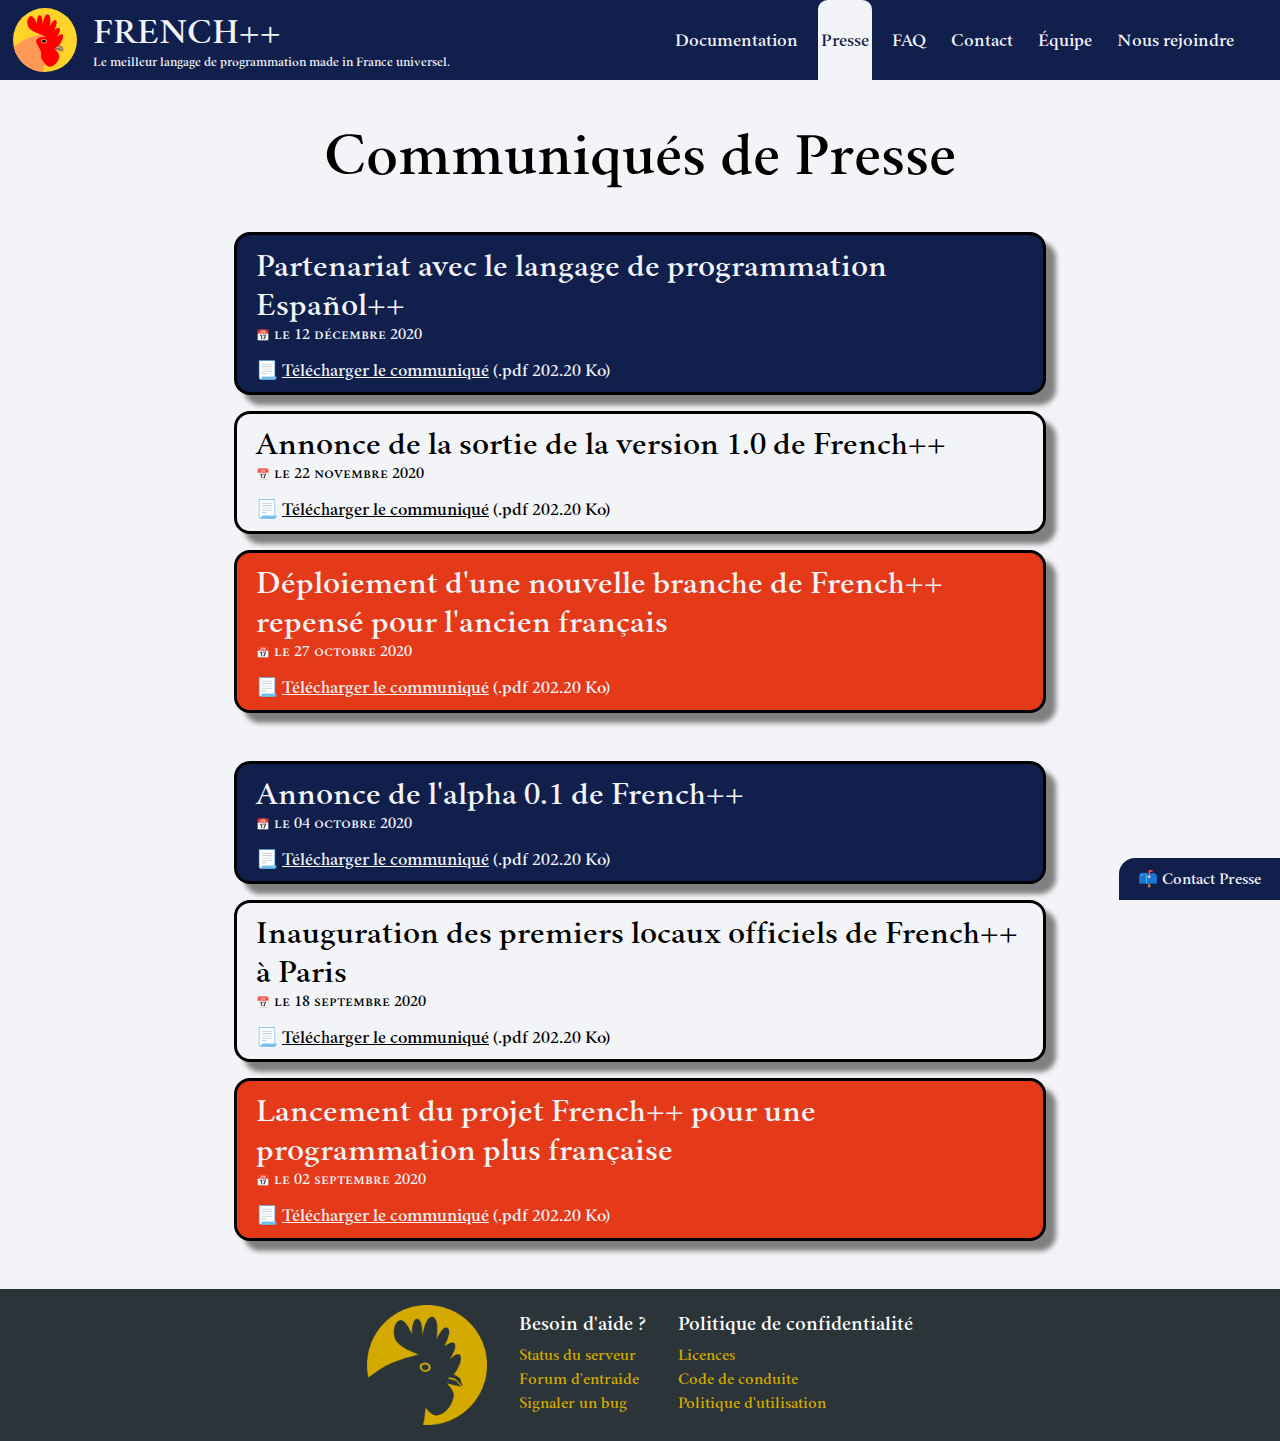
<file: presse.html>
<!DOCTYPE html>
<html>
    <head>
        <meta charset="utf-8">
        <meta name="viewport" content="width=device-width, initial-scale=1">
        <link rel="stylesheet" type="text/css" href="css/styles.css">
        <link rel="stylesheet" type="text/css" href="css/presse.css">
        <link rel="icon" type="image/svg" href="images/logo.svg"/>
        <title>Presse – French++</title>
    </head>
    <body>
        <header id=haut>
            <a class=logo href="index.html"><img class="logo" src="images/logo.svg" alt='Le logo'></a>
            <div class=titre>
                <h1><a id=titre href=./index.html>FRENCH++</a></h1>
                <p>Le meilleur langage de programmation made in France universel.</p>
            </div>
            <div class="burger"><img src="images/menu.png" alt="Burger" width="30">
                <div id="menu2">
                    <div><a href="documentation.html">Documentation</a></div>
                    <div><a href="presse.html">Presse</a></div>
                    <div><a href="faq.html">FAQ</a></div>
                    <div><a href="contact.html">Contact</a></div>
                    <div><a href="equipe.html">Équipe</a></div>
                    <div><a href="rejoindre.html">Nous rejoindre</a></div>
                </div>
            </div>
            <nav class=navbar>
                <div><a href="documentation.html">Documentation</a></div>
                <div><a href="presse.html">Presse</a></div>
                <div><a href="faq.html">FAQ</a></div>
                <div><a href="contact.html">Contact</a></div>
                <div><a href="equipe.html">Équipe</a></div>
                <div><a href="rejoindre.html">Nous rejoindre</a>
                    <div id="submenu">
                        <div><a href="devweb.html">Dev. web</a></div>
                        <div><a href="webdesigner.html">Webdesigner</a></div>
                        <div><a href="devcplusplus.html">Dev. C++</a></div>
                    </div>
                </div>
                
            </nav>
        </header>

        <main>
            <h1>Communiqués de Presse</h1>
            <div class=communiques>
                <div id=1>
                    <h3>Partenariat avec le langage de programmation Español++</h3>
                    <p class=date>📅 Le 12 Décembre 2020</p>
                    <a href="./communiques/communique.pdf">📃 <u>Télécharger le communiqué</u> (.pdf 202.20 Ko)</a>
                </div>
                <div id=2>
                    <h3>Annonce de la sortie de la version 1.0 de French++</h3>
                    <p class=date>📅 Le 22 Novembre 2020</p>
                    <a href="./communiques/communique.pdf">📃 <u>Télécharger le communiqué</u> (.pdf 202.20 Ko)</a>
                </div>
                <div id=3>
                    <h3>Déploiement d'une nouvelle branche de French++ repensé pour l'ancien français</h3>
                    <p class=date>📅 Le 27 Octobre 2020</p>
                    <a href="./communiques/communique.pdf">📃 <u>Télécharger le communiqué</u> (.pdf 202.20 Ko)</a>
                </div>
                <div id=4>
                    <h3>Annonce de l'alpha 0.1 de French++</h3>
                    <p class=date>📅 Le 04 Octobre 2020</p>
                    <a href="./communiques/communique.pdf">📃 <u>Télécharger le communiqué</u> (.pdf 202.20 Ko)</a>
                </div>
                <div id=5>
                    <h3>Inauguration des premiers locaux officiels de French++ à Paris</h3>
                    <p class=date>📅 Le 18 Septembre 2020</p>
                    <a href="./communiques/communique.pdf">📃 <u>Télécharger le communiqué</u> (.pdf 202.20 Ko)</a>
                </div>
                <div id=6>
                    <h3>Lancement du projet French++ pour une programmation plus française</h3>
                    <p class=date>📅 Le 02 Septembre 2020</p>
                    <a href="./communiques/communique.pdf">📃 <u>Télécharger le communiqué</u> (.pdf 202.20 Ko)</a>
                </div>
            </div>
            <div id=contact>
                <div class=contact>
                    <div>
                        <h2>📬 Contact Responsable Presse:</h2>
                        <p>📧 E-Mail: presse@frenchplusplus.com</p>
                        <p>📞 Téléphone: +33 4 01 02 01 02</p>
                    </div>
                </div>
                <a>📫 Contact Presse</a>
            </div>
        </main>
        <footer>
            <div id='flex_footer'>
                <div class='colonne'>
                    <img src="images/logo-footer.png" alt="logo">
                </div>
                <div class='colonne'>
                    <h4>Besoin d'aide ?</h4>
                    <a href="">Status du serveur</a>
                    <a href="">Forum d'entraide</a>
                    <a href="">Signaler un bug</a>
                </div>
                <div class='colonne'>
                    <h4>Politique de confidentialité</h4>
                    <a href="">Licences</a>
                    <a href="">Code de conduite</a>
                    <a href="">Politique d'utilisation</a>
                </div>
            </div>
        </footer>
    </body>
</html>
</file>
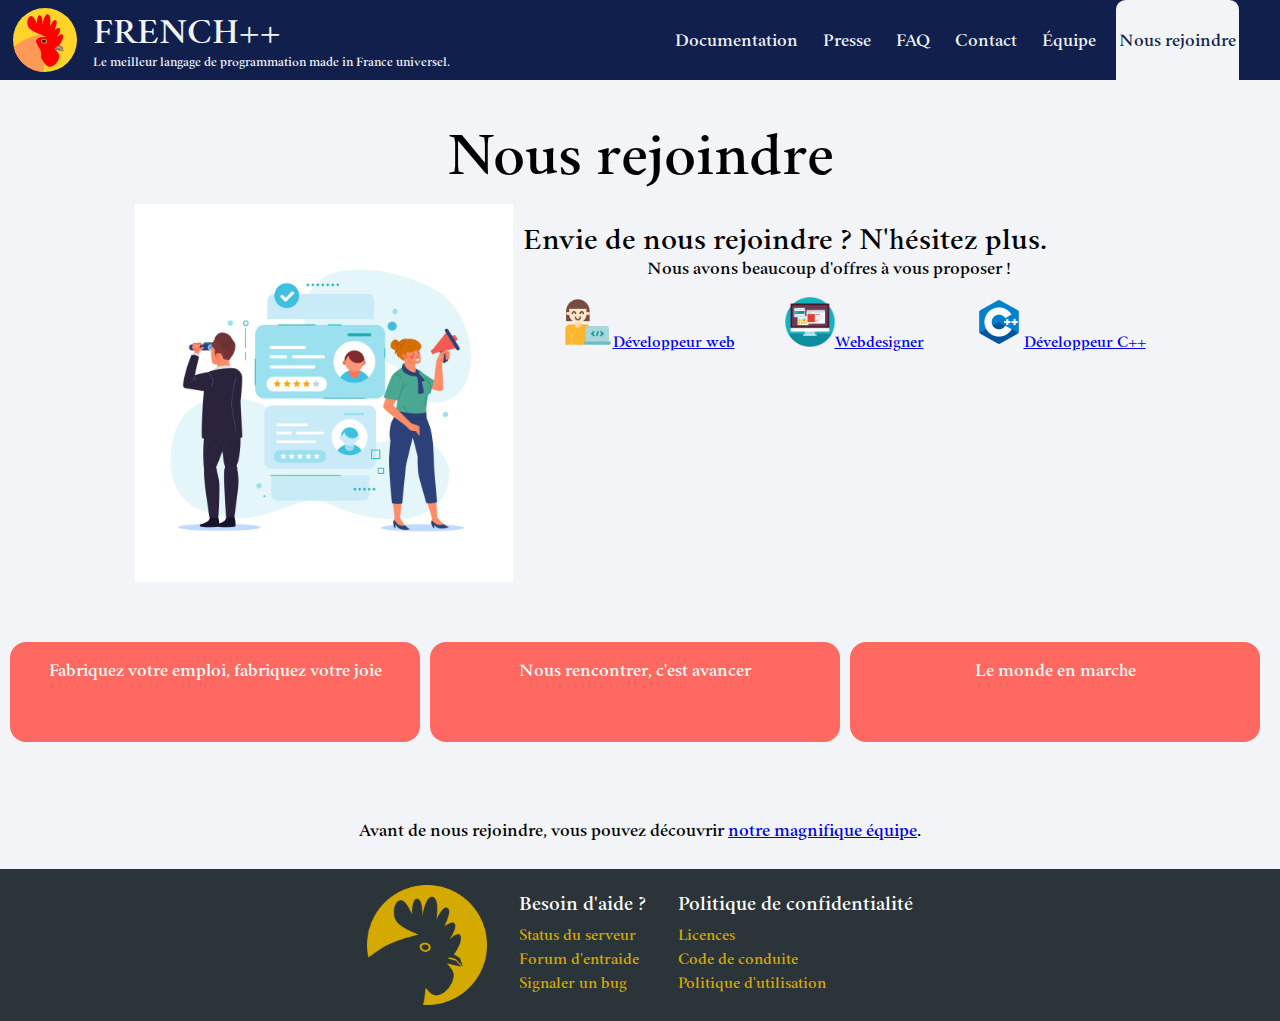
<file: rejoindre.html>
<!DOCTYPE html>
<html>
    <head>
        <meta charset="utf-8">
        <meta name="viewport" content="width=device-width, initial-scale=1">
        <link rel="stylesheet" type="text/css" href="css/styles.css">
        <link rel="stylesheet" type="text/css" href="css/rejoindre.css">
        <link rel="icon" type="image/svg" href="images/logo.svg"/>
        <title>Nous rejoindre – French++</title>
    </head>
    <body>
        <header id=haut>
            <a class=logo href="index.html"><img class="logo" src="images/logo.svg" alt='Le logo'></a>
            <div class=titre>
                <h1><a id=titre href=./index.html>FRENCH++</a></h1>
                <p>Le meilleur langage de programmation made in France universel.</p>
            </div>

            <div class="burger"><img src="images/menu.png" alt="Burger" width="30">
                <div id="menu2">
                    <div><a href="documentation.html">Documentation</a></div>
                    <div><a href="presse.html">Presse</a></div>
                    <div><a href="faq.html">FAQ</a></div>
                    <div><a href="contact.html">Contact</a></div>
                    <div><a href="equipe.html">Équipe</a></div>
                    <div><a href="rejoindre.html">Nous rejoindre</a></div>
                </div>
            </div>
            <nav class=navbar>
                <div><a href="documentation.html">Documentation</a></div>
                <div><a href="presse.html">Presse</a></div>
                <div><a href="faq.html">FAQ</a></div>
                <div><a href="contact.html">Contact</a></div>
                <div><a href="equipe.html">Équipe</a></div>
                <div><a href="rejoindre.html">Nous rejoindre</a>
                    <div id="submenu">
                        <div><a href="devweb.html">Dev. web</a></div>
                        <div><a href="webdesigner.html">Webdesigner</a></div>
                        <div><a href="devcplusplus.html">Dev. C++</a></div>
                    </div>
                </div>
                
            </nav>
        </header>
        <h1>Nous rejoindre</h1>
        <div class="offre_emploi" >
            <img src="images/recrutement.jpg" alt="Offre d'emploi">
            <div class="metiers">
                <p><span>Envie de nous rejoindre ? N'hésitez plus.</span> Nous avons beaucoup d'offres à vous proposer !</p>
                <div class="liste_metiers">
                    <div><a href=devweb.html><img src="images/developpeur.png" alt="développeur web">Développeur web</a></div>
                    <div><a href=webdesigner.html><img src="images/webdesigner.png" alt="webdesigner">Webdesigner</a></div>
                    <div><a href=devcplusplus.html><img src="images/devc++.png" alt="développeur c++">Développeur C++</a></div>
                </div>
            </div>
        </div> 
        
        <div id='requis_group'>
            <div class="requis">
                <p>Fabriquez votre emploi, fabriquez votre joie</p>
                <p class='sous-texte'>Blablablablabla</p>
                <p class='sous-texte'>Blablablablabla</p>
                <p class='sous-texte'>Blablablablabla</p>
            </div>

            <div class="requis">
                <p>Nous rencontrer, c'est avancer</p>
                <p class='sous-texte'>Blablablablabla</p>
                <p class='sous-texte'>Blablablablabla</p>
                <p class='sous-texte'>Blablablablabla</p>
            </div>

            <div class="requis">
                <p>Le monde en marche</p>
                <p class='sous-texte'>Blablablablabla</p>
                <p class='sous-texte'>Blablablablabla</p>
                <p class='sous-texte'>Blablablablabla</p>
            </div>
        </div>
        <div id='lien_equipe'>
            <p>Avant de nous rejoindre, vous pouvez découvrir <a href="equipe.html">notre magnifique équipe</a>.</p>
        </div>
        <footer>
            <div id='flex_footer'>
                <div class='colonne'>
                    <img src="images/logo-footer.png" alt="logo">
                </div>
                <div class='colonne'>
                    <h4>Besoin d'aide ?</h4>
                    <a href="">Status du serveur</a>
                    <a href="">Forum d'entraide</a>
                    <a href="">Signaler un bug</a>
                </div>

                <div class='colonne'>
                    <h4>Politique de confidentialité</h4>
                    <a href="">Licences</a>
                    <a href="">Code de conduite</a>
                    <a href="">Politique d'utilisation</a>
                </div>

            </div>
        </footer>
    </body>
</html>
</file>
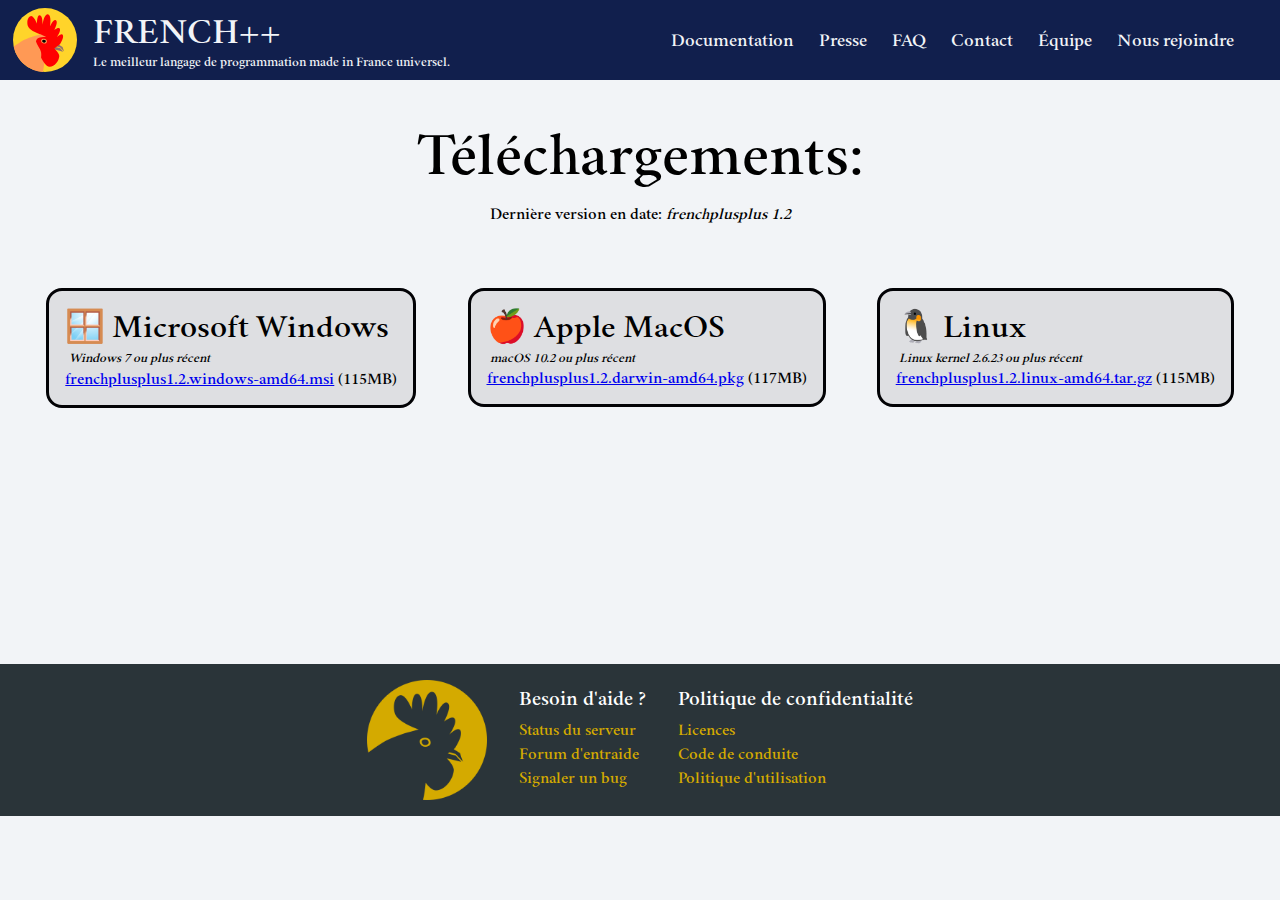
<file: telechargements.html>
<!DOCTYPE html>
<html>
    <head>
        <meta charset="utf-8">
        <meta name="viewport" content="width=device-width, initial-scale=1">
        <link rel="stylesheet" type="text/css" href="css/styles.css">
        <link rel="stylesheet" type="text/css" href="css/telechargements.css">
        <link rel="icon" type="image/svg" href="images/logo.svg"/>
        <title>Téléchargements – French++</title>
    </head>
    <body>
        <header id=haut>
            <a class=logo href="index.html"><img class="logo" src="images/logo.svg" alt='Le logo'></a>
            <div class=titre>
                <h1><a id=titre href=./index.html>FRENCH++</a></h1>
                <p>Le meilleur langage de programmation made in France universel.</p>
            </div>
            <div class="burger"><img src="images/menu.png" alt="Burger" width="30">
                <div id="menu2">
                    <div><a href="documentation.html">Documentation</a></div>
                    <div><a href="presse.html">Presse</a></div>
                    <div><a href="faq.html">FAQ</a></div>
                    <div><a href="contact.html">Contact</a></div>
                    <div><a href="equipe.html">Équipe</a></div>
                    <div><a href="rejoindre.html">Nous rejoindre</a></div>
                </div>
            </div>
            <nav class=navbar>
                <div><a href="documentation.html">Documentation</a></div>
                <div><a href="presse.html">Presse</a></div>
                <div><a href="faq.html">FAQ</a></div>
                <div><a href="contact.html">Contact</a></div>
                <div><a href="equipe.html">Équipe</a></div>
                <div><a href="rejoindre.html">Nous rejoindre</a>
                    <div id="submenu">
                        <div><a href="devweb.html">Dev. web</a></div>
                        <div><a href="webdesigner.html">Webdesigner</a></div>
                        <div><a href="devcplusplus.html">Dev. C++</a></div>
                    </div>
                </div>
                
            </nav>
        </header>
        <main>
            <h1>Téléchargements:</h1>
            <p>Dernière version en date: <i>frenchplusplus 1.2</i></p>
            <div id=dl>
                <div>
                    <h2>🪟 Microsoft Windows</h2>
                    <p>Windows 7 ou plus récent</p>
                    <span>
                        <a href="telechargements/frenchplusplus1.2.windows-amd64.msi">frenchplusplus1.2.windows-amd64.msi</a> (115MB)
                    </span>
                </div>
                <div>
                    <h2>🍎 Apple MacOS</h2>
                    <p>macOS 10.2 ou plus récent</p>
                    <span>
                        <a href="telechargements/frenchplusplus1.2.darwin-amd64.pkg">frenchplusplus1.2.darwin-amd64.pkg</a> (117MB)
                    </span>
                </div>
                <div>
                    <h2>🐧 Linux</h2>
                    <p>Linux kernel 2.6.23 ou plus récent</p>
                    <span>
                        <a href="telechargements/frenchplusplus1.2.linux-amd64.tar.gz">frenchplusplus1.2.linux-amd64.tar.gz</a> (115MB)
                    </span>
                </div>
            </div>
        </main>
        <footer>
            <div id='flex_footer'>
                <div class='colonne'>
                    <img src="images/logo-footer.png" alt="logo">
                </div>
                <div class='colonne'>
                    <h4>Besoin d'aide ?</h4>
                    <a href="">Status du serveur</a>
                    <a href="">Forum d'entraide</a>
                    <a href="">Signaler un bug</a>
                </div>
                <div class='colonne'>
                    <h4>Politique de confidentialité</h4>
                    <a href="">Licences</a>
                    <a href="">Code de conduite</a>
                    <a href="">Politique d'utilisation</a>
                </div>

            </div>
        </footer>
    </body>
</html>
</file>
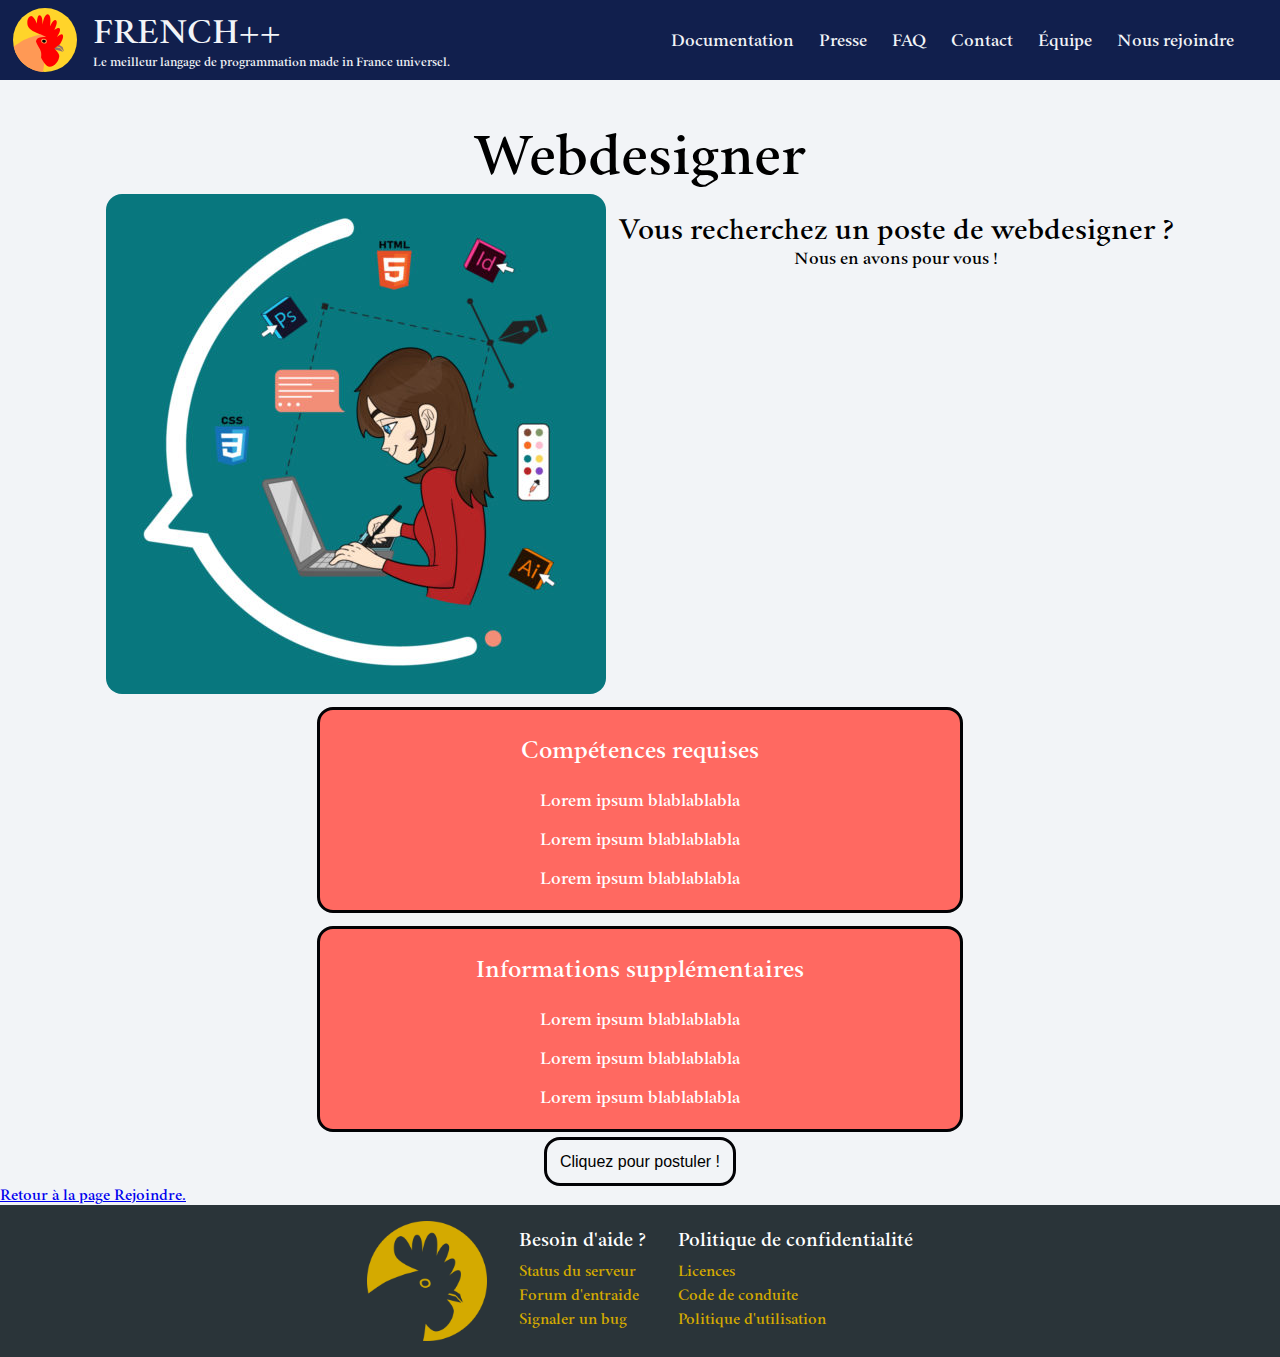
<file: webdesigner.html>
<!DOCTYPE html>
<html>
    <head>
        <meta charset="utf-8">
        <meta name="viewport" content="width=device-width, initial-scale=1">
        <link rel="stylesheet" type="text/css" href="css/styles.css">
        <link rel="stylesheet" type="text/css" href="css/webdesigner.css">
        <link rel="icon" type="image/svg" href="images/logo.svg"/>
        <title>Webdesigner – French++</title>
    </head>
    <body>
        <header id=haut>
            <a class=logo href="index.html"><img class="logo" src="images/logo.svg" alt='Le logo'></a>
            <div class=titre>
                <h1><a id=titre href=./index.html>FRENCH++</a></h1>
                <p>Le meilleur langage de programmation made in France universel.</p>
            </div>
            <div class="burger"><img src="images/menu.png" alt="Burger" width="30">
                <div id="menu2">
                    <div><a href="documentation.html">Documentation</a></div>
                    <div><a href="presse.html">Presse</a></div>
                    <div><a href="faq.html">FAQ</a></div>
                    <div><a href="contact.html">Contact</a></div>
                    <div><a href="equipe.html">Équipe</a></div>
                    <div><a href="rejoindre.html">Nous rejoindre</a></div>
                </div>
            </div>
            <nav class=navbar>
                <div><a href="documentation.html">Documentation</a></div>
                <div><a href="presse.html">Presse</a></div>
                <div><a href="faq.html">FAQ</a></div>
                <div><a href="contact.html">Contact</a></div>
                <div><a href="equipe.html">Équipe</a></div>
                <div><a href="rejoindre.html">Nous rejoindre</a>
                    <div id="submenu">
                        <div><a href="devweb.html">Dev. web</a></div>
                        <div><a href="webdesigner.html">Webdesigner</a></div>
                        <div><a href="devcplusplus.html">Dev. C++</a></div>
                    </div>
                </div>
                
            </nav>
        </header>
        <h1>Webdesigner</h1>
        <div class="webdesigner" >
            <img src="images/webdesigner.jpg" alt="Offre webdesigner">
            <div class="metiers">
                <p><span>Vous recherchez un poste de webdesigner ?</span> Nous en avons pour vous !</p>
            </div>
        </div> 
        <div class='requis'>
            <p style='font-size: 25px;'>Compétences requises</p>
            <p>Lorem ipsum blablablabla</p>
            <p>Lorem ipsum blablablabla</p>
            <p>Lorem ipsum blablablabla</p>
        </div>
        <div class='requis'>
            <p style='font-size: 25px;'>Informations supplémentaires</p>
            <p>Lorem ipsum blablablabla</p>
            <p>Lorem ipsum blablablabla</p>
            <p>Lorem ipsum blablablabla</p>
        </div>

        <input type="submit" value="Cliquez pour postuler !">

        <a href='rejoindre.html'>Retour à la page Rejoindre.</a>

        <footer>
            <div id='flex_footer'>
                <div class='colonne'>
                    <img src="images/logo-footer.png" alt="logo">
                </div>
                <div class='colonne'>
                    <h4>Besoin d'aide ?</h4>
                    <a href="">Status du serveur</a>
                    <a href="">Forum d'entraide</a>
                    <a href="">Signaler un bug</a>
                </div>
                <div class='colonne'>
                    <h4>Politique de confidentialité</h4>
                    <a href="">Licences</a>
                    <a href="">Code de conduite</a>
                    <a href="">Politique d'utilisation</a>
                </div>
            </div>
        </footer>

    </body>
</html>
</file>
<file: css/styles.css>
@font-face {
    font-family: Comprehension;
    src: url(Comprehension-SemiBold.otf);
}
body {
    font-family: Comprehension, Arial, Helvetica, sans-serif;
    background-color: #f2f4f7;
    margin: 0px;
    padding: 0px;
}

/* Header */
#haut { 
    display: flex;
    background-color: #111f4d;
    justify-content: space-between;
    align-items: center;
    flex-direction: row;
    height: 5rem;
    color: #f2f4f7;
}

/* Logo */
.logo {
    margin-left: 1%;
    align-content: center;
    height:4rem;
}

/* Titre */
.titre {
    margin-left:1rem;
}
.titre h1 {
    margin:unset;
    font-size: 2.2rem;
    font-weight: bold;
}
.titre a {
    text-decoration: none;
    color: #f2f4f7;
}
.titre a:hover {
    text-decoration: underline;
}
.titre p { /* Slogan */
    visibility: visible;
    margin:unset;
    font-size:0.8rem;
}

/* NavBar */
.navbar {
    flex-grow: 2;
    margin-right: 2%;
    display: flex;
    justify-content: flex-end;
}
.navbar a {
    font-family: Comprehension, Arial, Helvetica, sans-serif;
    font-size:large;
    color: #f2f4f7;
    text-decoration: none;
    padding:5px;
    margin-right: 15px;
}
.navbar a:hover {
    text-decoration: underline;
    text-decoration-color: #e43a19;
}

.burger {
    display: none;
    position: absolute;
    right: 5%;
}

#menu2 {
    display: none;
    position: absolute;
    right:0%;
    top: 165%;
    background-color: #111f4d;
    flex-flow:column;
    padding:50%;
    border: 0.2rem solid #f2f4f7;
    border-top-style: none;
    border-radius: 0 0 1rem 1rem;
}

#menu2  a {
    color: white;
    font-size:2rem;
}

.burger:hover > #menu2 {
    display:flex;
}
/* Resize menu */
@media(max-width:1080px) {
    .titre p{display: none;}
  }
@media(max-width:885px) {
    .navbar {display: none;}
    #haut {justify-content: flex-start;}
    .burger {display: block;}
  }
@media(max-width:600px) {
    footer div:first-child{
        display:none;
    }
}
@media(max-width:400px) {
    .titre { margin-left: 0.5rem; }
    .titre h1 { font-size:1.6rem; }
}

nav div {
    position: relative;
}

#submenu {
    position: absolute;
    top: 49px;
    left: 0px;
    display: none;
    height: 70px;
    background-color: #111F4D;
}


div:hover > #submenu {
    display: block;
}

#submenu:hover {
    display: block;
}
  
.navbar > div > a {
padding-top: 30px;
padding-bottom: 30px;
}

footer {
    background-color: #2A3439;
    height: auto;
    display: flex;
    justify-content: center;
}

footer a {
    color: #D4AA00;
    margin-bottom: 5px;
    text-decoration: none;
}
footer img {
    width:120px;
    height:120px;
}

.colonne {
    display: flex;
    flex-direction: column;
    padding: 1rem;
    align-self:center;
}

h4 {
    color: #FFFFFF;
    font-size: 20px;
    display: block;
    margin-top:unset;
    margin-bottom:10px;
}

#flex_footer {
    display: flex;
}
</file>
<file: css/index.css>
body {
    background-image: url("../images/tour-eiffel.png");
    background-repeat: no-repeat;
    background-attachment: fixed;
    background-position: right 8vh;
    background-size: 25%;
}
.banner1 {
    display: flex;
    flex-flow: row;
    margin-top:2%;
    justify-content: center;
}
.banner1 img {
    width:30%;
    display:block;
    margin-top:auto;
    margin-bottom:auto;
    margin-right: 3%;
}
.text1 {
    display:flex;
    justify-content: center;
    width:40%;
    flex-flow: column;
    font-size: 1.5rem;
}
h2 {
    font-weight: bold;
    font-size: 2.5rem;
    margin:unset;
}
.liens {
    flex-wrap: wrap;
    margin-top: 2vh;
    display:flex;
    font-weight: bold;
}
.liens > a {
    margin:1%;
}
.telechargement {
    background-color: #e43a19;
    text-align: center;
    text-decoration: none;
    color: #f2f4f7;
    padding: 0.7rem 1.2rem;
    border: 0.2rem solid #020205;
    border-radius: 1rem;
}
.telechargement:hover {
    background-color: #c23114;
}
.documentation {
    background-color: #f2f4f7;
    text-align: center;
    text-decoration: none;
    /* color: #111f4d; */
    color: #464646;
    padding: 0.7rem 1.2rem;
    border: 0.2rem solid #464646;
    border-radius: 1rem;
}
.documentation:hover {
    background-color: #464646;
    color: #f2f4f7;

}
.banner2 {
    display:flex;
    flex-flow:column;
    margin-top:10vh;
    height:auto;
    background-color:#dedfe2;
}
.banner2 div {
    display:flex;
    flex-flow:row;
    width:auto;
    margin-top:2vh;
    margin-bottom:2vh;
    justify-content: center;
}
.banner2 div div {
    width: 80%;
    display:flex;
    flex-flow:row;
}
.banner2 h3 {
    font-size:1.9rem;
    margin: 1%;
}
.banner2 p {
    margin:1%;
    font-size: 1.2rem;
    font-style:oblique;
}
.banner2 div div div {
    display:block;
}
.banner2 div img {
    height: 5rem;
    width: 5rem;
    padding:3%;
}

.banner3 {
    display:flex;
    flex-flow:row;
    align-items:center;
    margin-top:3vh;
}
.banner3 pre {
    margin:3%;
    width:fit-content;
    background-color:#073642; 
    color: #eee8d5;
    padding:1.5%;
    border: 0.2rem solid #464646;
    border-radius: 1rem;
    font-size:1rem;
    font-family: monospace;
}
.banner3 div {
    margin:1%;
    font-size: 1.4rem;
}
.banner3 div p {
    margin-bottom:0%;
}
.banner4 {
    display:flex;
    flex-flow:row;
    align-items:center;
    justify-content: center;
    margin-bottom:3%;
    margin-top:3vh;
}
.banner4 img {
    width:40%;
}

@media(max-width:1010px) {
    .banner1 {flex-flow: column;
              align-items: center;
    }
    .text1 {text-align: center;
              width: 90%;
    }
    .banner1 img {width:40%;}
    .liens {justify-content: center;}
    .banner3 { 
        flex-flow: column-reverse;
        align-items:center;
        text-align:center;
    }
    .banner4 { 
        flex-flow: column;
        text-align:center;
    }
}
@media(max-width:600px) {
    .banner2 div{ 
        flex-flow: column;
        align-items:center;
    }
    .banner3 pre {
        width:90%;
        overflow-y: scroll;
    }
    .banner4 img {
        width:80%;
    }
}
@media(max-width:500px) {
    body { 
        background-image: none;
    }
    h2 {
        font-size:1.8rem;
    }
    p {
        font-size:1.2rem;
    }
    .banner2 {
        flex-flow: column;
    }
}
@media(max-width:350px) {
    .banner2 h3{
        font-size:1.6rem;
    }
    .banner2 p{
        font-size:1rem;
    }
}
</file>
<file: css/contact.css>
a[href="contact.html"] {
    background-color: #f2f4f7;
    border-radius: 0.6rem 0.6rem 0rem 0rem;
    padding:0.2rem;
    color: #111f4d !important;
}


main > h2 {
    font-size: 60px;
    text-align: center;
}

main {
    font-size: 18px;
    
    margin-left: 5%;
    margin-right: 5%;
}

div#coords, div#coords2, div#question, div#date, div#message {
    display: flex;
    flex-direction: row;
}

.form-champ {
    display: block;
    height: 30px; 
    padding: .375rem .75rem;
    font-size: 1rem;
    font-weight: 500;
    background-color: #fff;
    background-clip: padding-box;
    border: 1px solid #ced4da;
    border-radius: .25rem;
    margin-top: 10px;

}



div#coords > label, div#coords2 > label, div#message > label, div#question > label, div#date > label  {
    margin: 10px;
}

select#pays {
    margin-left: 10px;
}

input.form-champ {
    width: auto;
    margin: 0px;
}

select {
    width: 15%;
}

textarea.form-champ {
    width: 400px;
    height: 200px;
}
    
address > ul {
    margin-top: 0%;
    margin-left: 10%;
}

address {
    display: flex;
    flex-direction: column;
    margin-top: 2%;
}

address > span {
    margin-left: 5%;
}

/*taille (div#coords) :1060, */

@media (max-width:1060px) {
    div#coords {
        display: flex;
        flex-direction: column;
        
    } 
    input#inputEmail {
        margin-bottom: 10px;
    } 

    select {
        width: 50%;
    }
}

@media (max-width:800px) {
    div#coords2, div#question, div#date {
        display: flex;
        flex-direction: column;
    }
}

@media (max-width:600px) {
    div#message {
        display: flex;
        flex-direction: column;
    }
    textarea.form-champ {
        width: auto;
    }
}

@media (max-width:550px) {
    main > h2 {
        font-size: 30px;
    }
    main {
            font-size: 13px;
    }
    main > p {
        text-align: center;
    }
}
</file>
<file: css/devcplusplus.css>
a[href="devcplusplus.html"] {
    background-color: #f2f4f7;
    border-radius: 0.6rem;
    padding:0.2rem;
    color: #111f4d !important;
}

.devcplusplus{
    display: flex;
    justify-content: center;
    padding-top: 50px;
}

img + p{
    margin: 50px;
}

span {
    font-weight: bold;
    font-size: 30px;
    display: flex;
}

div > p {
    text-align: center;
    font-size: 18px;
}

.requis {
    height: 200px;
    width: 50%;
    background-color: #ff6961;
    border-radius: 1rem;
    margin-top: 1%;
    display: block;
    margin-right: auto;
    margin-left: auto;
    border: 0.2rem solid #020205;
}

.requis:hover {
    background-color: #C23114;
}

@media(max-width: 699px) {
    .devcplusplus img {
        display: none;
    }
}

.requis > p {
    color: white;
}

input {
    display: block;
    margin-right: auto;
    margin-left: auto;
    margin-top: 5px;
    background-color: #f2f4f7;
    padding: 1%;
    border: 0.2rem solid #020205;
    border-radius: 1rem;
    font-size: 1rem;
}

input:hover {
    background-color: #111F4D;
    color: white;
    font-size: 1rem;
}

.devcplusplus > img {
    width: 30%;
    border-radius: 1rem;
    margin-right: 1%;
}


header + h1 {
    font-size: 60px;
    text-align: center;
    margin-bottom: -3rem;
}

@media(max-width: 540px) {
    .requis {
        height: 280px;
        width: 65%;
    }

    header + h1 {
        font-size: 2.5rem;
    }

}
</file>
<file: css/devweb.css>
a[href="devweb.html"] {
    background-color: #f2f4f7;
    border-radius: 0.6rem;
    padding:0.2rem;
    color: #111f4d !important;
}

.dev_web{
    display: flex;
    justify-content: center;
    padding-top: 50px;
}

img + p{
    margin: 50px;
}

span {
    font-weight: bold;
    font-size: 30px;
    display: flex;
}

div > p {
    text-align: center;
    font-size: 18px;
}

.requis {
    height: 200px;
    width: 50%;
    background-color: #ff6961;
    border-radius: 1rem;
    margin-top: 1%;
    display: block;
    margin-right: auto;
    margin-left: auto;
    border: 0.2rem solid #020205;
}

.requis:hover {
    background-color: #C23114;
}

@media(max-width: 699px) {
    .dev_web img {
        display: none;
    }
}

.requis > p {
    color: white;
}

input {
    display: block;
    margin-right: auto;
    margin-left: auto;
    margin-top: 5px;
    background-color: #f2f4f7;
    padding: 1%;
    border: 0.2rem solid #020205;
    border-radius: 1rem;
    font-size: 1rem;
}

input:hover {
    background-color: #111F4D;
    color: white;
    font-size: 1rem;
}

.dev_web > img {
    width: 50%;
    margin-right: 1%;
    border-radius: 1rem;
}


header + h1 {
    font-size: 60px;
    text-align: center;
    margin-bottom: -3rem;
}

@media(max-width: 540px) {
    .requis {
        height: 280px;
        width: 65%;
    }

    header + h1 {
        font-size: 2.5rem;
    }

}
</file>
<file: css/documentation.css>
a[href="documentation.html"] {
    background-color: #f2f4f7;
    border-radius: 0.6rem 0.6rem 0rem 0rem;
    padding:0.2rem;
    color: #111f4d !important;
}
main {
    display:flex;
    flex-flow: row;
}
.navdoc {
    width:20%;
    background-color:#111f4d;
    margin:1%;
    display:flex;
    flex-flow: column;
    border: 0.2rem solid black;
    border-radius: 1rem;
    text-align:center;
    font-size:1.3rem;
    text-decoration: none;
}
.navdoc h2 {
    color: #f2f4f7;
    text-decoration: underline;
    text-decoration-color: #e43a19;
}
.navdoc a {
    text-decoration: none;
    color: #f2f4f7;
}
.documentation {
    width:85%;
    height: 85vh;
    flex-grow: 2;
    overflow:scroll;
    overflow-x:hidden;
    overflow-y:scroll;
}
.documentation h1 {
    font-size:2.8rem;
}
.documentation h2 {
    font-size:2.5rem;
}
.documentation h3 {
    padding-left:1%;
    font-size:2rem;
}
.documentation p, .documentation li {
    padding-left:2%;
    font-size:1.2rem;
}
.documentation pre {
    margin:3%;
    width:fit-content;
    background-color:#073642; 
    color: #eee8d5;
    padding:1.5%;
    border: 0.2rem solid #464646;
    border-radius: 1rem;
    font-size:1rem;
    font-family: monospace;
}

@media(max-width:800px) {
    main { flex-flow: column; }
    .navdoc { 
        width: auto; 
    }
    .navdoc h2 {
        margin: 0.5rem;
    }
    .documentation {
        width: 100%;
        height:auto;
        overflow: hidden;
        overflow-y: unset;
    }
}
@media(max-width:400px) {
    .documentation h1 { font-size: 2.5rem;}
    .documentation pre {
        width: auto;
        overflow: scroll;
    }
}


/* Scollbar Custom */
.documentation::-webkit-scrollbar {
    width: 1em;
}
.documentation::-webkit-scrollbar-track {
    box-shadow: inset 0 0 5px grey; 
    border-radius: 10px;
}
.documentation::-webkit-scrollbar-thumb {
    background-image: url("../images/test.png");
    background-size: contain;
    border-radius: 10px;
}
</file>
<file: css/equipe.css>
a[href="equipe.html"] {
    background-color: #f2f4f7;
    border-radius: 0.6rem 0.6rem 0rem 0rem;
    padding:0.2rem;
    color: #111f4d !important;
}

main > h2 {
    font-size: 60px;
    text-align: center;
    margin-left: 2.5%;
}

main > p {
    font-size: 18px;
    margin-left: 2.5%;
}

.group_membre1, .group_membre2  {
    display: flex;
    flex-direction: row;
    justify-content: center;
}

.membre {
    margin: 10px;
    width:40%;
    background-color: lightblue; 
    border-radius: 0.5rem;
}


.membre > img, .membre > p, .membre > ul { 
    font-size: 18px;
    justify-content: center;
    margin-left: 15px;
    margin-right: 15px;
}

#i1:hover .membre {
    width: 10%;
    height: 15%;
}

.des {
    display: none;
}

.membre:hover > .des {
    display: block;
}

@media (max-width:600px) {
    .group_membre1, .group_membre2 {
        flex-direction: column;
    }
    .membre {
        width:auto;
    }
    .membre {
        overflow-y: scroll;
        width:95%;
    }
}

@media (max-width:550px) {
    main > h2 {
        font-size: 30px;
    }
    main {
            font-size: 13px;
    }
    main > p {
        text-align: center;
    }
}
</file>
<file: css/faq.css>
a[href="faq.html"] {
    background-color: #f2f4f7;
    border-radius: 0.6rem 0.6rem 0rem 0rem;
    padding:0.2rem;
    color: #111f4d !important;
}

.titre_faq{
    text-align: center;
    font-size: 60px;
    padding: 40px; 
}

.z_rep h2 { 
    text-align: center;
    font-size: 30px;
    text-decoration: underline;
}

h3 {
    text-align: center;
    background-color:#111f4d;
    color: #f2f4f7;
    border-radius: 1rem;
    font-size: 20px;
}
p {
    font-size: 18px;
    margin: 50px;
    text-align: center;
}

.lst_q {
    width: 20%;
    background-color: #111f4d;
    margin: 1%;
    display: flex;
    flex-flow: column;
    border: 0.2rem solid black;
    border-radius: 1rem;
    font-size: 1.3rem;
    text-decoration: none;
}

.lst_q h2 {
    color: #f2f4f7;
    text-decoration: underline;
    text-decoration-color: #e43a19;
    margin-left: 0.5em;
    margin-bottom: 0.1em;
}

.lst_q a {
    text-decoration: none;
    color: #f2f4f7;
}

.lst_q p {
    color:#f2f4f7 ;
}

.lst_q p a {
    color: #e43a19;
}

.z_rep {
    width: 80%;
    height: 100vh;
    flex-grow: 2;
    overflow:scroll;
    overflow-x:hidden;
    overflow-y:scroll;
}

.q_rep {
    text-align: center;
    background-color: #79a3b1;
    margin: 5%;
    border-radius: 1rem;
}

.q_rep p {
    padding-bottom:1em;
}

main {
    display: flex;
    flex-flow: row;
}

@media(max-width:800px) {
    main { flex-flow: column; }
    .lst_q { 
        width: auto; 
    }
    .lst_q h2 {
        margin: 0.5rem;
    }
    .z_rep {
        width: 100%;
        height:auto;
        overflow: hidden;
        overflow-y: unset;
    }
}
@media(max-width:400px) {
    .z_rep h1 { font-size: 2.5rem;}
    .z_rep p {
        width: auto;
        overflow: scroll;
    }
}

.z_rep::-webkit-scrollbar {
    width: 1em;
}
.z_rep::-webkit-scrollbar-track {
    box-shadow: inset 0 0 5px grey; 
    border-radius: 10px;
}
.z_rep::-webkit-scrollbar-thumb {
    background-image: url("../images/test.png");
    background-size: contain;
    border-radius: 10px;
}
</file>
<file: css/presse.css>
a[href="presse.html"] {
    background-color: #f2f4f7;
    border-radius: 0.6rem 0.6rem 0rem 0rem;
    padding:0.2rem;
    color: #111f4d !important;
}
main {
    text-align: center;
}
h1 {
    font-size: 60px;
}
h3 {
    font-size: 2rem;
    margin:unset;
}

.communiques {
    display: flex;
    flex-flow:column;
    justify-content: center;
    text-align: left;
}
.communiques div {
    display: flex;
    width: 60%;
    flex-flow: column;
    justify-content: center;
    padding: 0.7rem 1.2rem;
    border: 0.2rem solid black;
    border-radius: 1rem;
    box-shadow: 10px 10px 5px grey;
    align-self: center;
    margin-bottom: 1rem;
}
.communiques .date {
    margin-top: unset;
    font-weight: lighter;
    font-size:1rem;
    font-variant-caps: all-petite-caps;
}
.communiques a {
    text-decoration: none;
    color: #f2f4f7;
    font-size: 1.1rem;
}
.communiques div:nth-child(3n+1) {
    background-color:#111f4d;
    color:#f2f4f7;
}
.communiques div:nth-child(3n+2) {
    background-color:#f2f4f7;
    color:black;
}
.communiques div:nth-child(3n+2) a{
    color:black;
}
.communiques div:nth-child(3n+3) {
    background-color:#e43a19;
    color:#f2f4f7;
    margin-bottom: 3rem;
}

.contact {
    display:none;
}
.contact div {
    background-color: #111f4d;
    padding: 0.7rem 1.2rem;
    border: 0.2rem solid #f2f4f7;
    border-radius: 1rem 0rem 0rem 0rem;
}
.contact div h2 {
    text-decoration: underline;
    text-decoration-color: #e43a19;
}
#contact {
    margin: auto;
    background-color: #111f4d;
    color: #f2f4f7;
    padding: 0.7rem 1.2rem;
    border: 0.2rem;
    border-radius: 1rem 0rem 0rem 0rem;
    position:fixed;
    right:0px;
    bottom:0px;
}
#contact:hover a, #contact:active a{
    text-decoration: underline;
    display:none;
}
#contact:hover > div, #contact:active > div {
    display:flex;
}
@media(max-width:830px) {
    .communiques div {width:80%;}
}
@media(max-width:550px) {
    .communiques div { 
        width:auto;
        box-shadow: none;
    }
    h3 { font-size: 1.5rem; }
    h1 { font-size: 2.5rem; }
    .communiques a { font-size: 0.8rem; }
}
</file>
<file: css/rejoindre.css>
a[href="rejoindre.html"] {
    background-color: #f2f4f7;
    border-radius: 0.6rem 0.6rem 0rem 0rem;
    padding:0.2rem;
    color: #111f4d !important;
}

.offre_emploi, #lien_equipe, #requis_group{
    display: flex;
    justify-content: center;
    padding-top: 50px;
    margin: 10px;
}

img + p{
    margin: 50px;
}

span {
    font-weight: bold;
    font-size: 30px;
    display: flex;
}


div > p {
    text-align: center;
    font-size: 18px;
}

div[class="offre_emploi"] > img {
    width: 30%;
}

.metiers{
    display: flex;
    flex-direction: column;
}


p > span {
    margin-left: 10px;
}

div[class="liste_metiers"] {
    display: flex;
}

div[class="liste_metiers"]  img {
    width: 50px;
    margin-left: 50px;
}

.requis {
    height: 100px;
    width: 35%;
    background-color: #ff6961 ;
    margin-right: 10px;
    border-radius: 1rem;
}

.requis:hover {
    background-color: #C23114;
    width: 50%;
    height: 160px;
}

.requis > p {
    color: white;
}

.sous-texte {
    display: none;
}

.requis:hover > .sous-texte {
    display: block;
}

@media(max-width: 600px) {
    .requis > p  {
        font-size: 15px;
    }
}

@media(max-width: 699px) {
    img[src="images/recrutement.jpg"] {
        display: none;
    }

}

@media(max-width: 280px) {
    .liste_metiers {
        width: 280px;
    }

    div[class="liste_metiers"] img {
        width: 40px;
    }

    .requis {
        height: 110px;
    }
}

header + h1 {
    font-size: 60px;
    text-align: center;
    margin-bottom: -3rem;
}

@media(max-width: 540px) {
    header + h1 {
        font-size: 2.5rem;
    }
}
</file>
<file: css/telechargements.css>
#dl {
    margin-top:5%;
    margin-bottom:20%;
    display:flex;
    flex-flow:row;
    justify-content: center;
    align-items:center;
}
#dl div {
    background-color: #dedfe2;
    border: 0.2rem solid #020205;
    border-radius: 1rem;
    padding:1rem;
    margin-right:2%;
    margin-left:2%;
}
#dl h2 {
    font-size: 2rem;
    margin:unset;
}
#dl p {
    font-size: 0.8rem;
    font-style: italic;
    text-align:unset;
}
main h1 {
    font-size:60px;
    margin-bottom:unset;
    text-align: center;
}
main p {
    margin:1%;
}
p {
    text-align:center;
}

@media(max-width:750px) {
    #dl { flex-flow: column;}
    #dl div { 
        width:80%;
        margin-top:3%;
     }
}
@media(max-width:540px) {
    main h1 {
        font-size:3rem;
    }
}
@media(max-width:540px) {
    main h1 {
        font-size:2rem;
    }
    main p {
        font-size:1rem;
    }
}
</file>
<file: css/webdesigner.css>
a[href="webdesigner.html"] {
    background-color: #f2f4f7;
    border-radius: 0.6rem;
    padding:0.2rem;
    color: #111f4d !important;
}

.webdesigner{
    display: flex;
    justify-content: center;
    padding-top: 50px;
}

img + p{
    margin: 50px;
}

span {
    font-weight: bold;
    font-size: 30px;
    display: flex;
}

div > p {
    text-align: center;
    font-size: 18px;
}

.requis {
    height: 200px;
    width: 50%;
    background-color: #ff6961;
    border-radius: 1rem;
    margin-top: 1%;
    display: block;
    margin-right: auto;
    margin-left: auto;
    border: 0.2rem solid #020205;
}

.requis:hover {
    background-color: #C23114;
}

@media(max-width: 699px) {
    .webdesigner img {
        display: none;
    }
}

.requis > p {
    color: white;
}

input {
    display: block;
    margin-right: auto;
    margin-left: auto;
    margin-top: 5px;
    background-color: #f2f4f7;
    padding: 1%;
    border: 0.2rem solid #020205;
    border-radius: 1rem;
    font-size: 1rem;
}

input:hover {
    background-color: #111F4D;
    color: white;
    font-size: 1rem;
}

.webdesigner > img {
    border-radius: 1rem;
    margin-right: 1%;
}


header + h1 {
    font-size: 60px;
    text-align: center;
    margin-bottom: -3rem;
}

@media(max-width: 540px) {
    .requis {
        height: 280px;
        width: 65%;
    }

    header + h1 {
        font-size: 2.5rem;
    }

}
</file>
